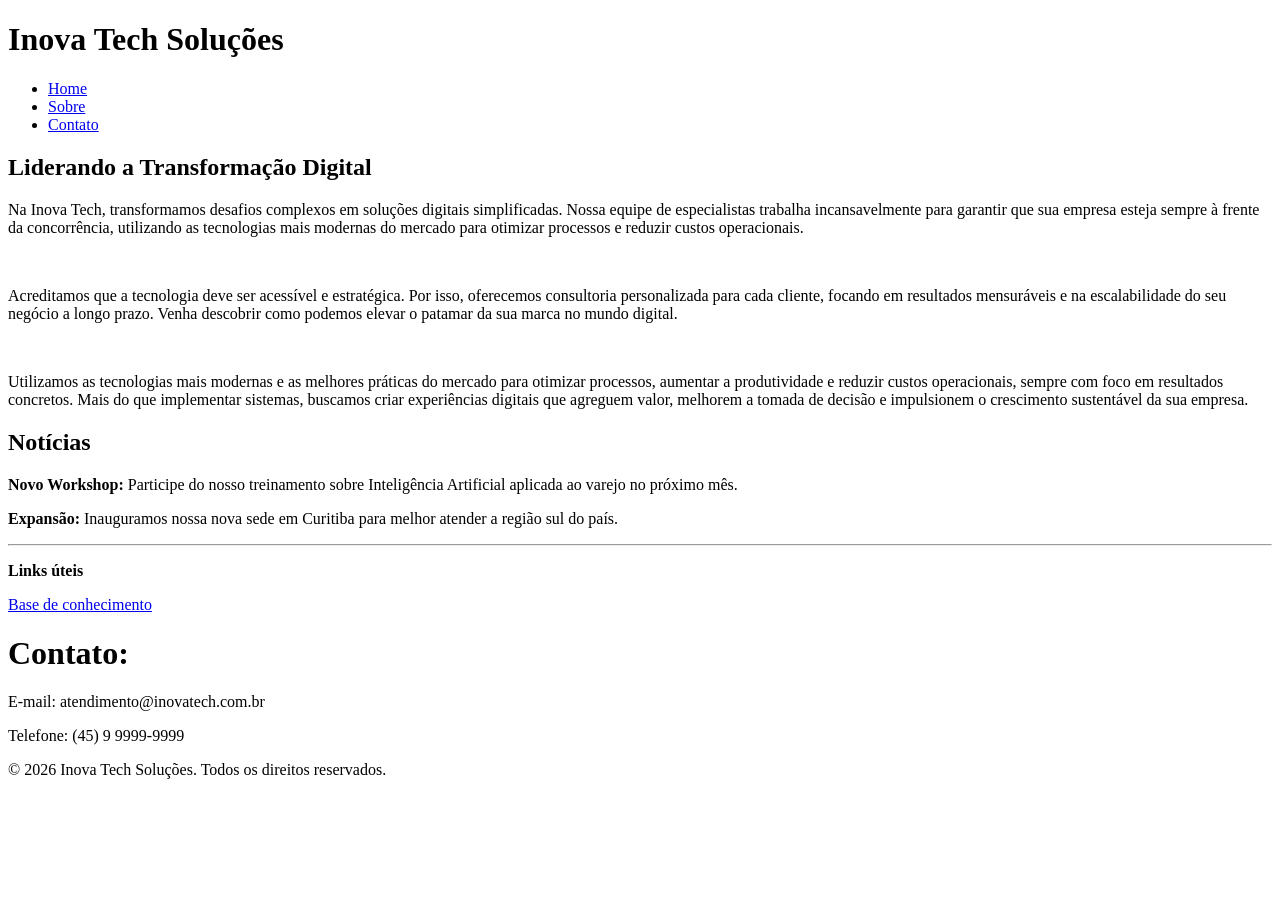
<file: atv2/exercicio 1/index.html>
<!DOCTYPE html>
<html lang="pt-br">

<head>
    <meta charset="UTF-8">
    <meta name="viewport" content="width=device-width, initial-scale=1.0">
    <!-- <link rel="stylesheet" href="index.css"> -->
    <title>Inova Tech - Soluções Digitais</title>
</head>

<body>
    <header>
        <h1 class="nome-empresa">Inova Tech Soluções</h1>
        <nav>
            <ul>
                <li><a href="#">Home</a></li>
                <li><a href="#">Sobre</a></li>
                <li><a href="#">Contato</a></li>

            </ul>
        </nav>
    </header>

    <main>
        <section>
            <h1>Liderando a Transformação Digital</h1>
            <p>Na Inova Tech, transformamos desafios complexos em soluções digitais simplificadas. Nossa equipe de
                especialistas trabalha incansavelmente para garantir que sua empresa esteja sempre à frente da
                concorrência, utilizando as tecnologias mais modernas do mercado para otimizar processos e reduzir
                custos operacionais.</p><br>
            <p>Acreditamos que a tecnologia deve ser acessível e estratégica. Por isso, oferecemos consultoria
                personalizada para cada cliente, focando em resultados mensuráveis e na escalabilidade do seu negócio a
                longo prazo. Venha descobrir como podemos elevar o patamar da sua marca no mundo digital.</p><br>
            <p>Utilizamos as tecnologias mais modernas e as melhores práticas do mercado para otimizar processos,
                aumentar a produtividade e reduzir custos operacionais, sempre com foco em resultados concretos. Mais do
                que implementar sistemas, buscamos criar experiências digitais que agreguem valor, melhorem a tomada de
                decisão e impulsionem o crescimento sustentável da sua empresa.</p>
        </section>

        <aside>
            <h1>Notícias</h1>
            <p><strong>Novo Workshop:</strong> Participe do nosso treinamento sobre Inteligência Artificial aplicada ao
                varejo no próximo mês.</p>

            <p><strong>Expansão:</strong> Inauguramos nossa nova sede em Curitiba para melhor atender a região sul do
                país.</p>
            <hr>
            <p class="links">
                <strong>Links úteis</strong>
            </p>
            <a href="#">Base de conhecimento</a>
        </aside>
    </main>

    <footer>
        <h1>Contato:</h1>
        <p>E-mail: atendimento@inovatech.com.br</p>
        <p>Telefone: (45) 9 9999-9999</p>
        <p>&copy; 2026 Inova Tech Soluções. Todos os direitos reservados.</p>
    </footer>
</body>

</html>
</file>
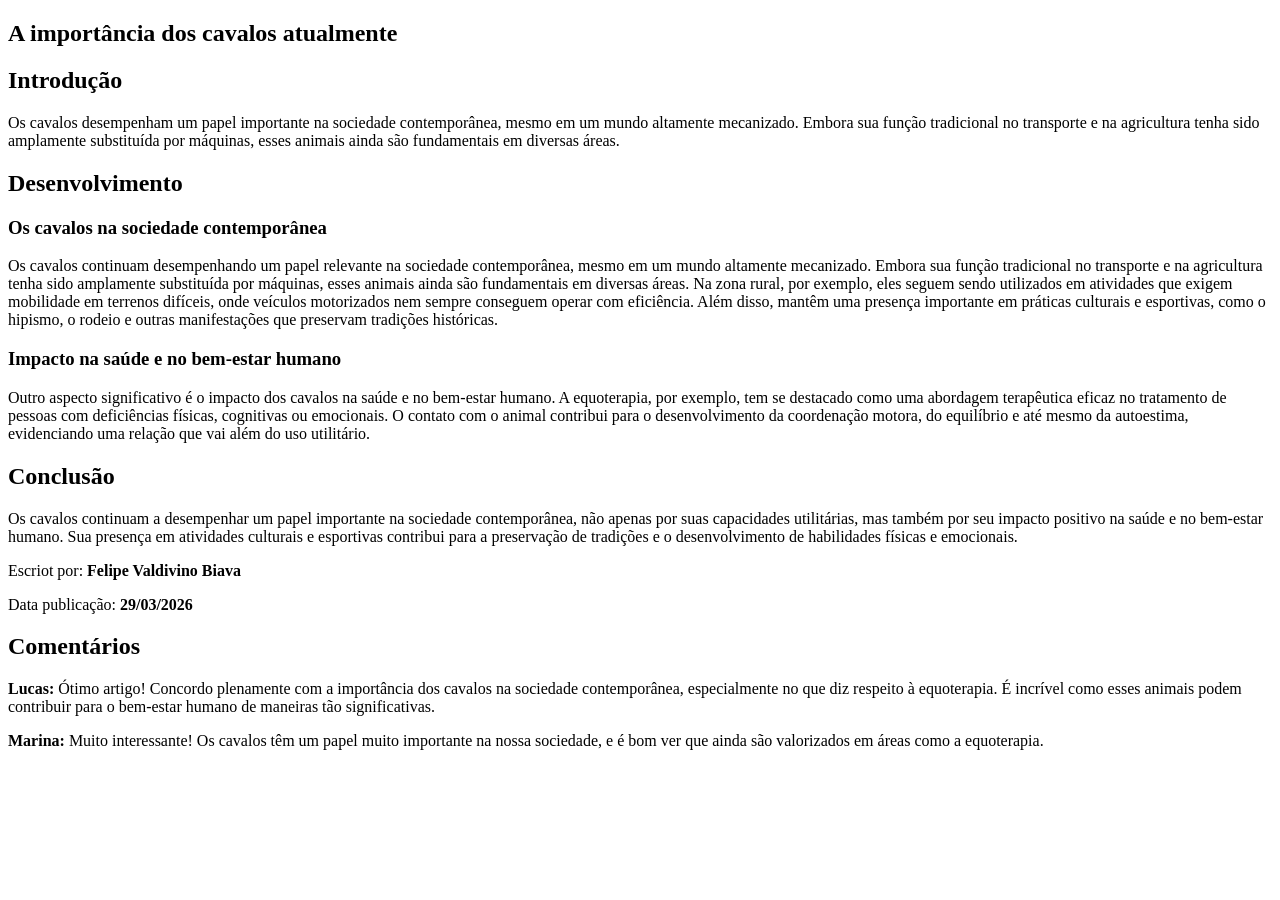
<file: atv2/exercicio 2/index.html>
<!DOCTYPE html>
<html lang="en">

<head>
    <meta charset="UTF-8">
    <meta name="viewport" content="width=device-width, initial-scale=1.0">
    <title>Artigo</title>
</head>

<body>

    <main>

        <article>
            <header>
                <h1>A importância dos cavalos atualmente</h1>

            </header>
            <section>
                <h2>Introdução</h2>
                <p>Os cavalos desempenham um papel importante na sociedade contemporânea, mesmo em um mundo altamente
                    mecanizado. Embora sua função tradicional no transporte e na agricultura tenha sido amplamente
                    substituída por máquinas, esses animais ainda são fundamentais em diversas áreas.</p>

            </section>

            <section>
                <h2>Desenvolvimento</h2>

                <h3>Os cavalos na sociedade contemporânea</h3>
                <p>Os cavalos continuam desempenhando um papel relevante na sociedade contemporânea, mesmo em um mundo
                    altamente mecanizado. Embora sua função tradicional no transporte e na agricultura tenha sido
                    amplamente substituída por máquinas, esses animais ainda são fundamentais em diversas áreas. Na zona
                    rural, por exemplo, eles seguem sendo utilizados em atividades que exigem mobilidade em terrenos
                    difíceis, onde veículos motorizados nem sempre conseguem operar com eficiência. Além disso, mantêm
                    uma presença importante em práticas culturais e esportivas, como o hipismo, o rodeio e outras
                    manifestações que preservam tradições históricas.</p>

                <h3>Impacto na saúde e no bem-estar humano</h3>
                <p>Outro aspecto significativo é o impacto dos cavalos na saúde e no bem-estar humano. A equoterapia,
                    por exemplo, tem se destacado como uma abordagem terapêutica eficaz no tratamento de pessoas com
                    deficiências físicas, cognitivas ou emocionais. O contato com o animal contribui para o
                    desenvolvimento da coordenação motora, do equilíbrio e até mesmo da autoestima, evidenciando uma
                    relação que vai além do uso utilitário.</p>


            </section>

            <section>
                <h2>Conclusão</h2>
                <p>Os cavalos continuam a desempenhar um papel importante na sociedade contemporânea, não apenas por
                    suas capacidades utilitárias, mas também por seu impacto positivo na saúde e no bem-estar humano.
                    Sua presença em atividades culturais e esportivas contribui para a preservação de tradições e o
                    desenvolvimento de habilidades físicas e emocionais.</p>

            </section>

            <footer>
                <p>Escriot por: <strong>Felipe Valdivino Biava</strong></p>
                <p>Data publicação: <strong><time datetime="2026-03-29">29/03/2026</time></strong></p>

            </footer>
        </article>

        <section>
            <h2>Comentários</h2>
            <article>
                <p><strong>Lucas:</strong> Ótimo artigo! Concordo plenamente com a importância dos cavalos na sociedade
                    contemporânea, especialmente no que diz respeito à equoterapia. É incrível como esses animais podem
                    contribuir para o bem-estar humano de maneiras tão significativas.</p>
            </article>
            <article>
                <p><strong>Marina:</strong> Muito interessante! Os cavalos têm um papel muito importante na nossa
                    sociedade, e é bom ver que ainda são valorizados em áreas como a equoterapia.</p>
            </article>
        </section>


    </main>


</body>

</html>
</file>
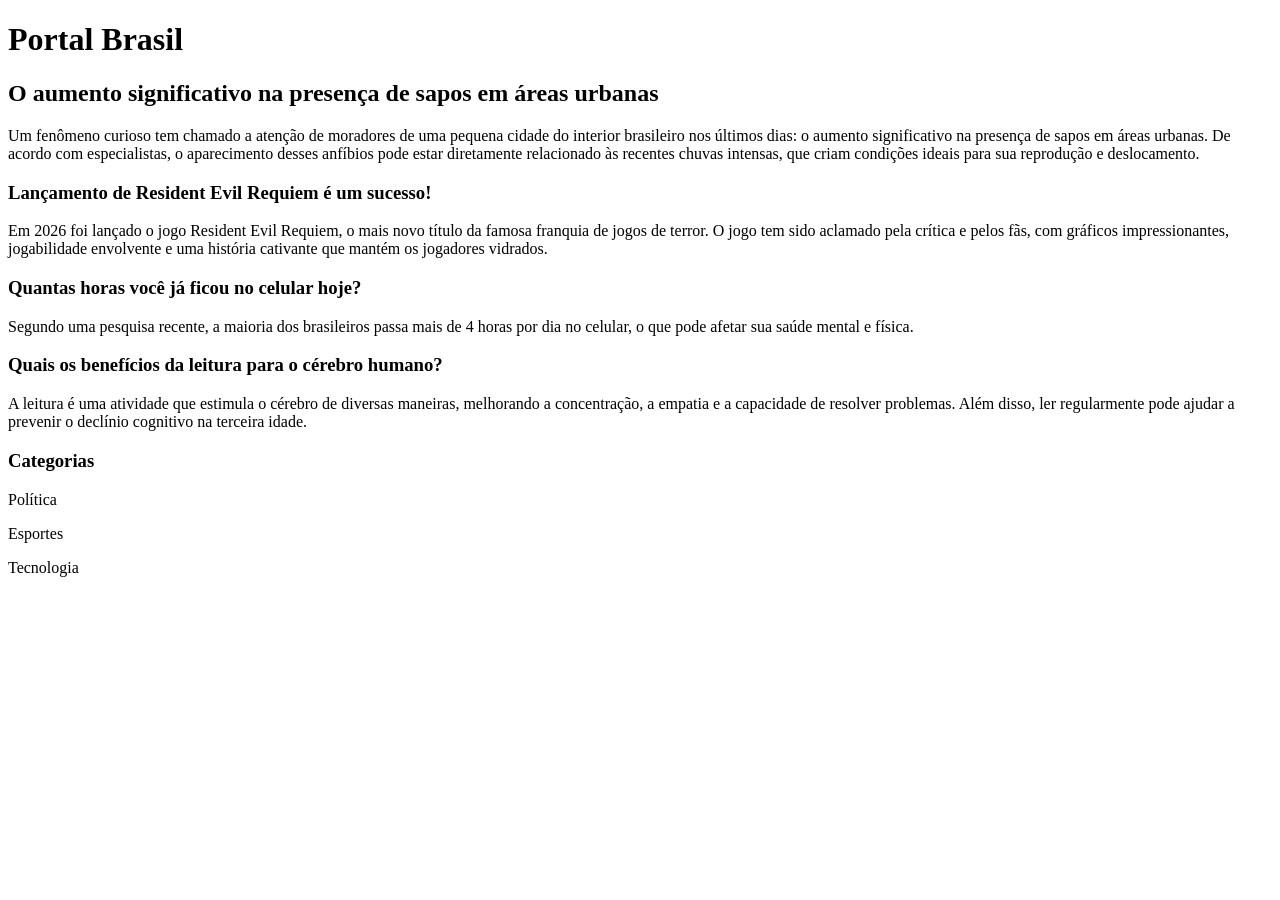
<file: atv2/exercicio 3/index.html>
<!DOCTYPE html>
<html lang="en">

<head>
    <meta charset="UTF-8">
    <meta name="viewport" content="width=device-width, initial-scale=1.0">
    <title>Notícias</title>
</head>

<body>
    <main>
        <header>
            <h1>Portal Brasil</h1>
        </header>

        <article>
            <h2>O aumento significativo na presença de sapos em áreas urbanas</h2>
            <p>Um fenômeno curioso tem chamado a atenção de moradores de uma pequena cidade do interior brasileiro nos
                últimos dias: o aumento significativo na presença de sapos em áreas urbanas. De acordo com
                especialistas, o aparecimento desses anfíbios pode estar diretamente relacionado às recentes chuvas
                intensas, que criam condições ideais para sua reprodução e deslocamento.
            </p>


        </article>
        <article>
            <h3>Lançamento de Resident Evil Requiem é um sucesso!</h3>
            <p>Em 2026 foi lançado o jogo Resident Evil Requiem, o mais novo título da famosa franquia de jogos de
                terror. O jogo tem sido
                aclamado pela crítica e pelos fãs, com gráficos impressionantes, jogabilidade envolvente e uma
                história cativante que mantém os jogadores vidrados.
            </p>

            <h3>Quantas horas você já ficou no celular hoje?</h3>
            <p>Segundo uma pesquisa recente, a maioria dos brasileiros passa mais de 4 horas por dia no celular, o que
                pode afetar sua saúde mental e física.
            </p>

            <h3>Quais os benefícios da leitura para o cérebro humano?</h3>
            <p>A leitura é uma atividade que estimula o cérebro de diversas maneiras, melhorando a concentração, a
                empatia e a capacidade de resolver problemas. Além disso, ler regularmente pode ajudar a prevenir o
                declínio cognitivo na terceira idade.
            </p>
        </article>
        <aside>
            <h3>Categorias</h3>
            <p>Política</p>
            <p>Esportes</p>
            <p>Tecnologia</p>
        </aside>
    </main>
</body>

</html>
</file>
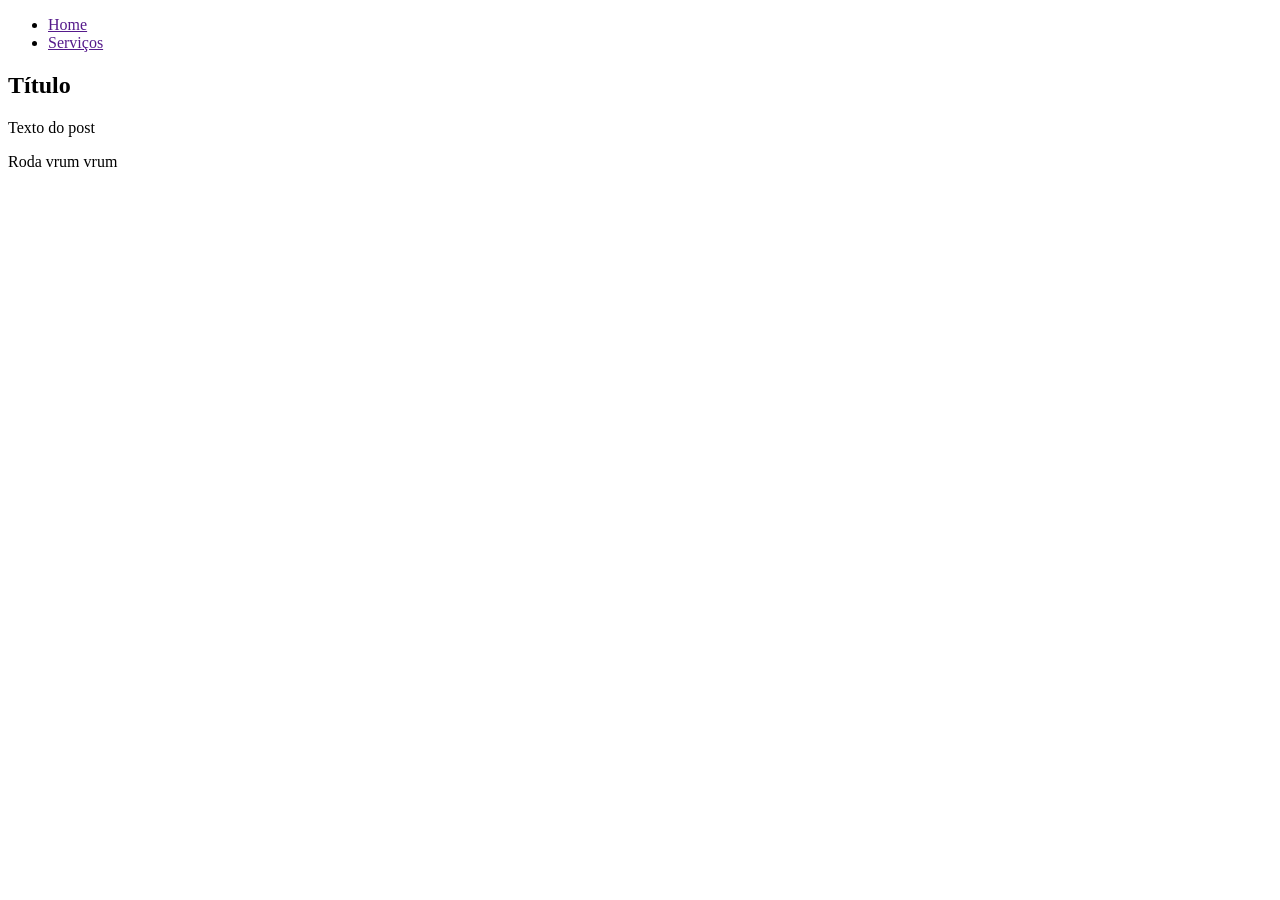
<file: atv2/exercicio 4/index.html>
<!DOCTYPE html>
<html lang="en">

<head>
    <meta charset="UTF-8">
    <meta name="viewport" content="width=device-width, initial-scale=1.0">
    <title>Document</title>
</head>

<body>
    <header>
        <ul>
            <li>
                <a href="">Home</a>
            </li>
            <li>
                <a href="">Serviços</a>
            </li>
        </ul>
    </header>

    <section>
        <h1>Título</h1>
        <p>Texto do post</p>
    </section>

    <footer>
        <p>Roda vrum vrum</p>
    </footer>

    <main>

    </main>

</body>

</html>
</file>
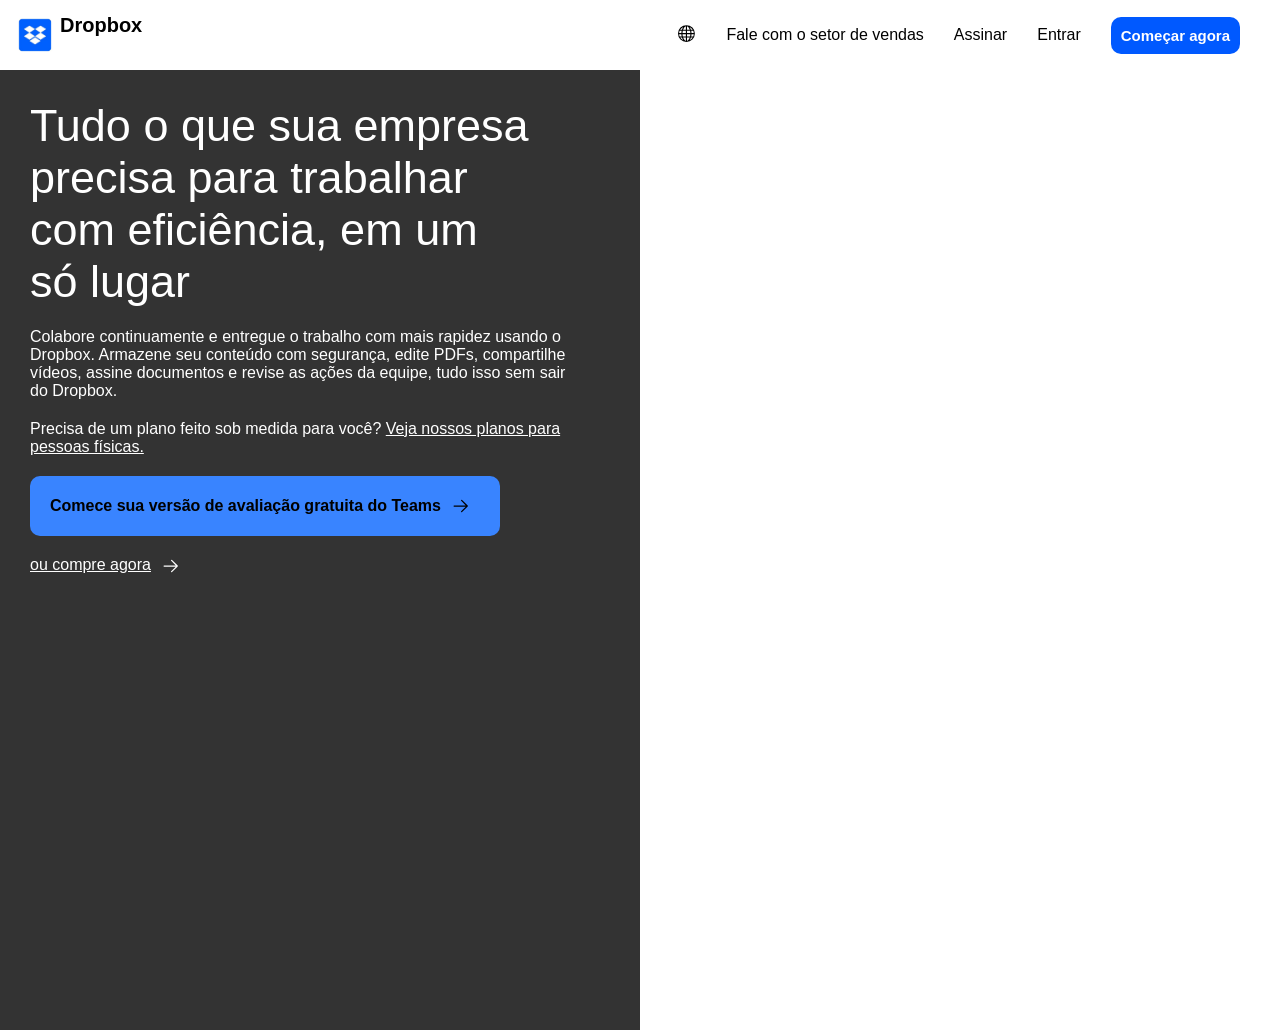
<file: Criação de layouts usando flexbox/dropbox/index.html>
<!DOCTYPE html>
<html lang="en">

<head>
    <meta charset="UTF-8">
    <meta name="viewport" content="width=device-width, initial-scale=1.0">
    <link rel="stylesheet" href="css/header.css">
    <link rel="stylesheet" href="css/global.css">
    <link rel="stylesheet" href="css/section.css">

    <title>Dropbox</title>

</head>

<body>
    <header>
        <nav>
            <div class="logo-texto">
                <img src="img/logo.png" alt="logo" class="logo">
                <h1 class="h1-logo">Dropbox</h1>
            </div>
            <ul>
                <li><svg xmlns="http://www.w3.org/2000/svg" width="18" height="18" viewBox="0 0 16 16">
                        <path fill="currentColor"
                            d="M7.5 1a7.5 7.5 0 1 0 0 15a7.5 7.5 0 0 0 0-15m4.244 10c.134-.632.219-1.303.246-2h1.991a6.4 6.4 0 0 1-.479 2zM3.256 6a12 12 0 0 0-.246 2H1.019a6.4 6.4 0 0 1 .479-2zm7.463 0c.15.64.241 1.31.27 2H8V6zM8 5V2.073q.343.1.675.334c.415.293.813.744 1.149 1.304q.35.583.601 1.289H7.999zM5.176 3.711c.336-.561.734-1.012 1.149-1.304q.333-.234.675-.334V5H4.574a7.3 7.3 0 0 1 .601-1.289zM7 6v2H4.011c.029-.69.12-1.36.27-2zm-5.502 5a6.4 6.4 0 0 1-.479-2H3.01c.028.697.112 1.368.246 2zm2.513-2H7v2H4.281c-.15-.64-.241-1.31-.27-2M7 12v2.927a2.3 2.3 0 0 1-.675-.334c-.415-.293-.813-.744-1.149-1.304A7.2 7.2 0 0 1 4.574 12zm2.825 1.289c-.336.561-.734 1.012-1.149 1.304a2.3 2.3 0 0 1-.675.334V12h2.426q-.252.706-.602 1.289M8 11V9h2.989c-.029.69-.12 1.36-.27 2zm3.99-3a12 12 0 0 0-.246-2h1.758c.267.639.427 1.309.479 2zm.989-3h-1.498c-.291-.918-.693-1.723-1.177-2.366a6.5 6.5 0 0 1 1.792 1.27q.504.505.883 1.096M2.904 3.904a6.5 6.5 0 0 1 1.792-1.27C4.213 3.277 3.81 4.082 3.519 5H2.021q.378-.592.883-1.096M2.021 12h1.498c.291.918.693 1.723 1.177 2.366a6.5 6.5 0 0 1-1.792-1.27A6.5 6.5 0 0 1 2.021 12m10.075 1.096a6.5 6.5 0 0 1-1.792 1.27c.483-.643.886-1.448 1.177-2.366h1.498a6.5 6.5 0 0 1-.883 1.096" />
                    </svg></li>
                <li>Fale com o setor de vendas</li>
                <li>Assinar</li>
                <li>Entrar</li>
                <li><button class="comecar-agora">Começar agora</button></li>
            </ul>

        </nav>
    </header>
    <main>
        <section class="section1">
            <div class="section1-texto">
                <h1>
                    Tudo o que sua empresa precisa para trabalhar com eficiência, em um só lugar
                </h1>
            </div>
            <div class="section1-paragrafo">
                <p>Colabore continuamente e entregue o trabalho com mais rapidez usando o Dropbox. Armazene seu conteúdo
                    com
                    segurança, edite PDFs, compartilhe vídeos, assine documentos e revise as ações da equipe, tudo isso
                    sem
                    sair do Dropbox.</p>

                <p class="segundo-paragrafo">Precisa de um plano feito sob medida para você? <span>Veja nossos planos
                        para pessoas físicas.</span>
                </p>
            </div>

            <div class="terceiro-paragrafo">
                <p class="botao-azul">Comece sua versão de avaliação gratuita do Teams </p><svg
                    xmlns="http://www.w3.org/2000/svg" width="20" height="20" viewBox="0 0 1024 1024">
                    <path fill="currentColor"
                        d="M754.8 480H160a32 32 0 1 0 0 64h594.8L521.3 777.3a32 32 0 0 0 45.4 45.4l288-288a32 32 0 0 0 0-45.4l-288-288a32 32 0 1 0-45.4 45.4z" />
                </svg>
            </div>

            <div class="quarto-paragrafo">
                <span>ou compre agora</span><svg xmlns="http://www.w3.org/2000/svg" width="20" height="20"
                    viewBox="0 0 1024 1024">
                    <path fill="currentColor"
                        d="M754.8 480H160a32 32 0 1 0 0 64h594.8L521.3 777.3a32 32 0 0 0 45.4 45.4l288-288a32 32 0 0 0 0-45.4l-288-288a32 32 0 1 0-45.4 45.4z" />
                </svg>
            </div>

        </section>

        <section class="section2">
            <video src="video/section2.mp4" class="video-dropbox" autoplay muted loop></video>
        </section>
    </main>
</body>

</html>
</file>
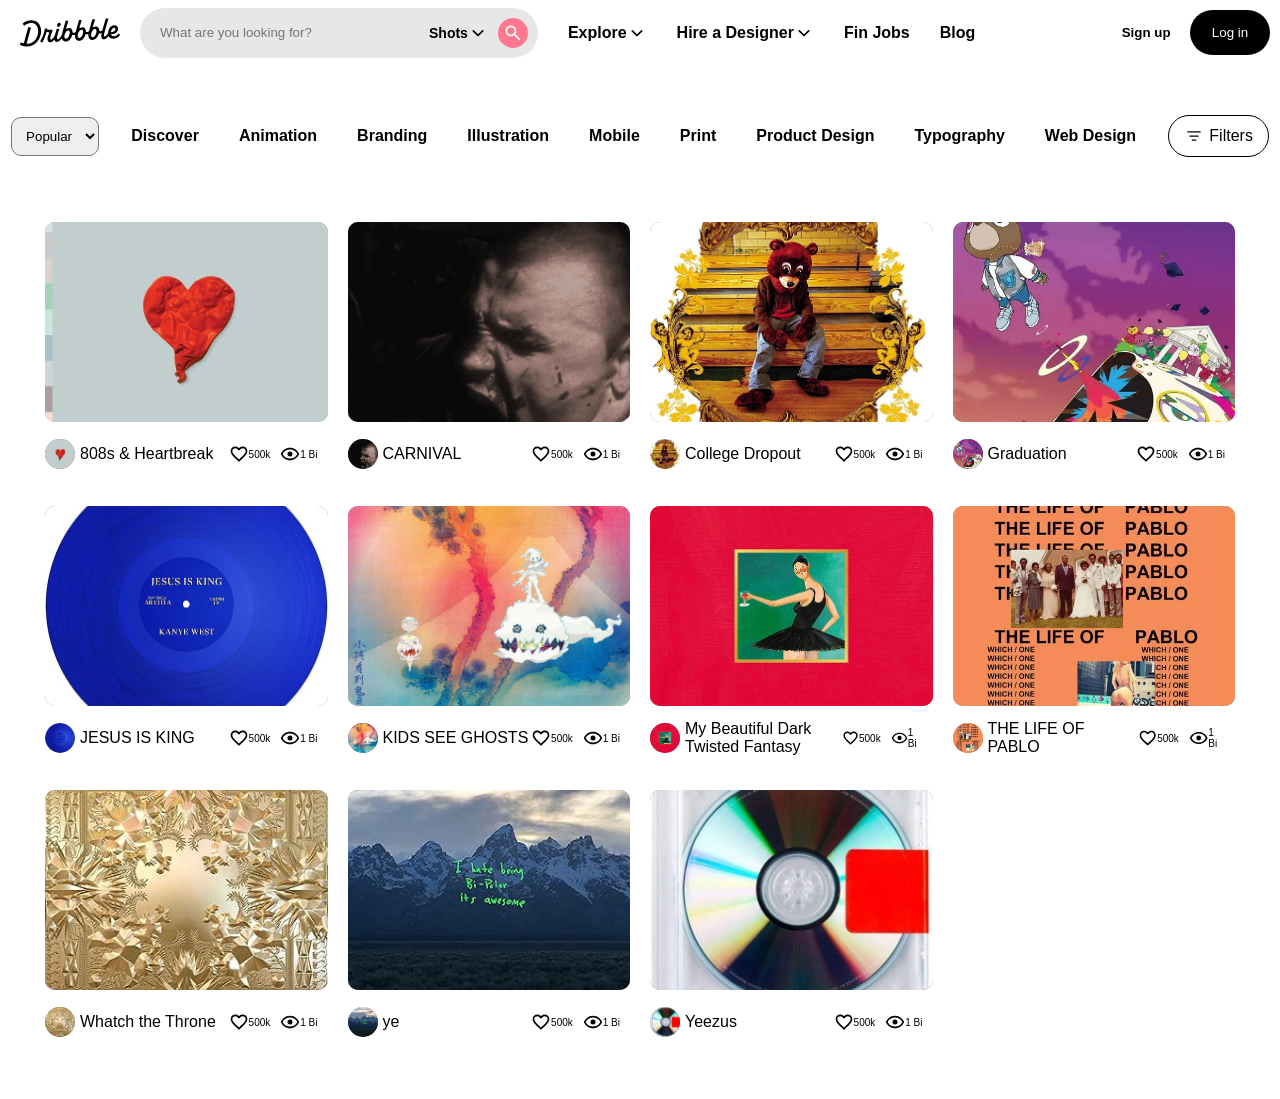
<file: Criação de layouts usando flexbox/Dribble/src/index.html>
<!DOCTYPE html>
<html lang="en">

<head>
    <meta charset="UTF-8">
    <meta name="viewport" content="width=device-width, initial-scale=1.0">
    <link rel="stylesheet" href="../css/header.css">
    <link rel="stylesheet" href="../css/global.css">
    <link rel="stylesheet" href="../css/section1.css">
    <link rel="stylesheet" href="../css/section2.css">

    <title>Dribble</title>
</head>

<body>
    <header>
        <nav>
            <ul>
                <svg class="logo" xmlns="http://www.w3.org/2000/svg" width="100" height="59" viewBox="0 0 210 59"
                    fill="none">
                    <title>Dribbble: the community for graphic design</title>
                    <path fill-rule="evenodd" clip-rule="evenodd"
                        d="M206.622 31.928C207.065 31.4116 207.85 31.4352 208.253 31.986H208.25L209.784 34.0834C210.075 34.4864 210.073 35.0425 209.769 35.4349C207.106 38.8893 202.44 42.2143 196.81 42.5359C192.366 42.7887 188.701 41.1051 186.706 37.9221C186.311 37.2925 185.44 37.2557 184.997 37.8511C182.63 41.0286 179.766 43.5134 176.782 43.6845C171.467 43.9876 169.966 40.4228 171.28 32.563C171.412 31.7805 170.726 31.1192 169.987 31.3141C168.885 31.6065 167.715 31.7356 166.528 31.633C166.034 31.5907 165.571 31.8912 165.422 32.3811C163.455 38.8418 158.774 44.8518 152.715 45.1997C148.847 45.421 143.069 43.205 143.647 33.9462C143.695 33.1927 143.019 32.5999 142.323 32.8106C141.11 33.1795 139.804 33.3534 138.474 33.2401C137.981 33.1979 137.52 33.4983 137.371 33.9885C135.404 40.449 130.723 46.4592 124.664 46.8068C120.796 47.0282 115.018 44.8124 115.596 35.5536C115.644 34.7998 114.968 34.207 114.272 34.418C113.059 34.7869 111.753 34.9634 110.423 34.8473C109.93 34.8053 109.469 35.1057 109.32 35.5956C107.352 42.0564 102.672 48.0664 96.6132 48.4142C93.8613 48.5723 90.1398 47.4945 88.4308 43.5264C88.1016 42.7599 87.1144 42.6438 86.6257 43.3105C84.2334 46.5751 81.3193 49.152 78.2762 49.3259C75.1571 49.505 73.4509 48.2535 72.7091 46.0216C72.4458 45.2339 71.4609 45.0467 70.9293 45.6712C68.8002 48.1744 66.3749 50.0082 63.9216 50.1479C60.1393 50.3666 57.9619 47.563 57.7823 44.1667C57.5747 40.204 59.2887 35.564 61.2025 30.4999C61.4684 29.7964 60.9873 29.0348 60.2608 29.0032C59.157 28.956 57.8963 28.8399 56.7113 28.6185C56.1771 28.5159 55.6583 28.8479 55.5063 29.3907C53.243 37.4716 49.7771 45.392 46.8529 50.074C46.5263 50.5984 45.8505 50.7381 45.3593 50.377L43.1264 48.7331C42.6682 48.393 42.5441 47.7397 42.8504 47.247C47.0759 40.478 50.8278 29.8807 52.1215 22.0421C52.2025 21.5415 52.61 21.17 53.0986 21.141L56.0683 20.9697C56.7493 20.9302 57.2861 21.5652 57.162 22.2634L57.1493 22.3372C57.0379 22.959 57.4532 23.5439 58.0532 23.6257C60.7164 23.992 64.6963 24.0366 67.3975 23.9313C68.157 23.9023 68.6938 24.6875 68.4178 25.4226C66.2507 31.1876 63.3469 39.1765 63.5139 42.3382C63.5899 43.7662 64.2204 44.5462 65.3291 44.4829C67.4508 44.3619 70.7141 40.0959 73.1876 35.3455C73.2331 35.261 73.2659 35.169 73.2862 35.0741C74.1196 31.3543 75.3565 27.2068 76.6061 23.0163L76.6837 22.7561C76.8128 22.3188 77.1901 22.0131 77.6306 21.9868L81.1876 21.7839C81.9219 21.7417 82.4712 22.4795 82.2485 23.2093C82.0654 23.8112 81.883 24.409 81.7023 25.0014C78.5723 35.2603 75.9438 43.8759 79.4838 43.6742C81.7978 43.5422 85.0764 39.6164 87.8966 34.0279C87.9421 33.9356 87.9751 33.8381 87.9954 33.7355C88.1372 33.0055 88.3092 32.2416 88.5195 31.4432C90.1639 24.8753 92.0286 18.3691 93.8955 11.855C94.4717 9.8446 95.0481 7.83341 95.6182 5.81945C95.7449 5.37417 96.1245 5.06062 96.57 5.03426L100.221 4.82611C100.963 4.78396 101.512 5.52962 101.279 6.26474C99.8208 10.8388 98.2967 15.7106 96.8487 20.4006C96.5448 21.3887 97.603 22.2107 98.4386 21.6416C99.8791 20.6562 101.545 20.0027 103.158 19.9105C107.267 19.676 110.064 23.0565 110.332 28.1496C110.347 28.4184 110.363 28.7082 110.37 29.0032C110.385 29.5673 110.808 30.023 111.348 30.0704C113.282 30.2417 115.259 29.6673 116.786 28.3051C116.943 28.1654 117.049 27.9757 117.102 27.7701C118.616 21.8916 120.287 16.0568 121.959 10.2147C122.532 8.21455 123.105 6.21353 123.672 4.20956C123.798 3.76427 124.178 3.45072 124.624 3.42438L128.274 3.21623C129.016 3.17408 129.566 3.91972 129.333 4.65484C127.874 9.22892 126.35 14.1007 124.902 18.7907C124.598 19.7788 125.657 20.6008 126.492 20.0317C127.933 19.0463 129.599 18.3929 131.211 18.3006C135.32 18.0662 138.117 21.4466 138.386 26.5399C138.401 26.8084 138.416 27.0985 138.424 27.3935C138.436 27.9573 138.862 28.4132 139.401 28.4607C141.335 28.6318 143.312 28.0573 144.839 26.6951C144.996 26.5557 145.102 26.3659 145.156 26.1604C146.67 20.2818 148.34 14.4471 150.013 8.6051C150.586 6.60484 151.158 4.60372 151.725 2.59968C151.852 2.15439 152.232 1.84085 152.677 1.8145L156.328 1.60635C157.07 1.56419 157.619 2.30985 157.386 3.04497C155.928 7.61902 154.404 12.4908 152.956 17.1808C152.652 18.1689 153.71 18.991 154.546 18.4219C155.986 17.4364 157.652 16.783 159.265 16.6908C163.374 16.4563 166.171 19.8367 166.44 24.9299C166.455 25.2013 166.47 25.4885 166.477 25.7835C166.493 26.3447 166.913 26.8032 167.452 26.8507C169.323 27.0166 171.237 26.4844 172.741 25.2171C172.908 25.0774 173.024 24.8798 173.08 24.6637C174.804 18.0187 177.336 9.31324 179.777 0.981894C179.906 0.541877 180.285 0.236236 180.726 0.209888L184.344 0.0017367C185.078 -0.0404207 185.627 0.692063 185.407 1.42191C182.047 12.5778 179.308 22.3372 177.797 28.0944C175.789 35.9039 175.711 38.1567 177.994 38.025C179.911 37.9143 182.493 35.1952 184.928 31.0847C185.025 30.924 185.075 30.7397 185.083 30.5526C185.402 22.324 190.447 14.8385 197.946 14.409C202.969 14.1218 205.721 17.916 205.918 21.6495C206.293 28.7767 199.248 33.3324 192.42 32.9107C191.625 32.8606 191.047 33.7145 191.397 34.4574C192.351 36.4967 194.359 37.6352 197.787 37.4374C201.048 37.2531 204.468 34.439 206.622 31.928ZM93.7548 33.9278C92.1345 40.4228 94.1017 42.9652 96.646 42.8203C100.823 42.5805 104.864 34.9263 104.553 29.019C104.416 26.4396 102.907 25.0958 101.145 25.1961C98.2106 25.3646 95.0512 28.745 93.7548 33.9278ZM121.808 32.3207C120.188 38.8154 122.155 41.3581 124.7 41.2131H124.697C128.874 40.9734 132.917 33.3192 132.606 27.4119C132.472 24.8324 130.96 23.4886 129.198 23.5887C126.264 23.7574 123.105 27.1379 121.808 32.3207ZM149.862 30.7133C148.242 37.2082 150.209 39.7509 152.753 39.606H152.751C156.925 39.3662 160.971 31.712 160.66 25.8047C160.525 23.2251 159.014 21.8814 157.252 21.9815C154.318 22.1501 151.158 25.5307 149.862 30.7133ZM200.584 22.2239C200.559 20.5218 199.513 19.2887 197.817 19.3862H197.815C194.483 19.5785 191.875 23.1856 191.045 27.562C190.913 28.2577 191.422 28.9058 192.103 28.8899C196.407 28.7821 200.721 25.9416 200.584 22.2239ZM44.3525 25.3837C43.9171 12.1962 35.3423 3.49339 22.6712 3.94658C17.2307 4.19426 11.0052 6.25733 6.32164 9.9461C5.88113 10.2939 5.76719 10.9315 6.06593 11.4163L8.05331 14.6519C8.39254 15.2052 9.11407 15.3185 9.60776 14.9075C13.1724 11.9459 18.0383 10.0041 22.7193 9.79855C31.403 9.43757 37.7828 14.9971 38.1551 25.7367C38.6209 38.2417 30.2157 52.5461 16.7091 53.3207C16.2382 53.3471 15.7471 53.3577 15.2559 53.3577C14.5673 53.3577 14.0585 52.6858 14.2306 51.9901C16.8357 41.4744 19.8763 30.1974 22.9776 19.7029C23.1928 18.973 22.6459 18.2458 21.9143 18.288L17.9648 18.5146C17.5218 18.5409 17.142 18.8492 17.0129 19.2918C14.0331 29.6045 11.0508 40.7895 8.36723 51.284C8.21279 51.89 7.59761 52.2379 7.02544 52.0427C5.62543 51.566 4.34693 51.0232 3.2583 50.3881C2.73677 50.0825 2.07601 50.2987 1.80765 50.8571L0.11142 54.4037C-0.139216 54.9281 0.0455967 55.5709 0.539275 55.8527C4.38489 58.0345 10.223 59.2806 16.0914 58.9462C35.4032 57.8393 44.864 40.0015 44.3525 25.3889V25.3837ZM82.3044 9.18082C79.955 9.31518 77.8713 11.9553 78.0183 14.7377C78.1143 16.5715 79.2917 17.7967 81.1195 17.694C83.4689 17.5596 85.6106 14.7798 85.4714 12.1318C85.3754 10.298 84.0005 9.08333 82.3044 9.18082Z"
                        fill="currentColor"></path>
                </svg>
                <li class="barra-pesquisa">
                    <div class="pesquisa">
                        <input type="text" placeholder="What are you looking for?">
                        <div class="shots">
                            <p>Shots</p>
                            <svg xmlns="http://www.w3.org/2000/svg" width="20" height="20" viewBox="0 0 24 24">
                                <g fill="none" fill-rule="evenodd">
                                    <path
                                        d="M24 0v24H0V0zM12.593 23.258l-.011.002l-.071.035l-.02.004l-.014-.004l-.071-.035q-.016-.005-.024.005l-.004.01l-.017.428l.005.02l.01.013l.104.074l.015.004l.012-.004l.104-.074l.012-.016l.004-.017l-.017-.427q-.004-.016-.017-.018m.265-.113l-.013.002l-.185.093l-.01.01l-.003.011l.018.43l.005.012l.008.007l.201.093q.019.005.029-.008l.004-.014l-.034-.614q-.005-.019-.02-.022m-.715.002a.02.02 0 0 0-.027.006l-.006.014l-.034.614q.001.018.017.024l.015-.002l.201-.093l.01-.008l.004-.011l.017-.43l-.003-.012l-.01-.01z" />
                                    <path fill="currentColor"
                                        d="M12.707 15.707a1 1 0 0 1-1.414 0L5.636 10.05A1 1 0 1 1 7.05 8.636l4.95 4.95l4.95-4.95a1 1 0 0 1 1.414 1.414z" />
                                </g>
                            </svg>
                        </div>
                        <svg class="lupa" xmlns="http://www.w3.org/2000/svg" width="20" height="20" viewBox="0 0 24 24">
                            <path fill="currentColor"
                                d="m19.6 21l-6.3-6.3q-.75.6-1.725.95T9.5 16q-2.725 0-4.612-1.888T3 9.5t1.888-4.612T9.5 3t4.613 1.888T16 9.5q0 1.1-.35 2.075T14.7 13.3l6.3 6.3zM9.5 14q1.875 0 3.188-1.312T14 9.5t-1.312-3.187T9.5 5T6.313 6.313T5 9.5t1.313 3.188T9.5 14" />
                        </svg>
                    </div>
                </li>
                <li>Explore <svg xmlns="http://www.w3.org/2000/svg" width="20" height="20" viewBox="0 0 24 24">
                        <g fill="none" fill-rule="evenodd">
                            <path
                                d="M24 0v24H0V0zM12.593 23.258l-.011.002l-.071.035l-.02.004l-.014-.004l-.071-.035q-.016-.005-.024.005l-.004.01l-.017.428l.005.02l.01.013l.104.074l.015.004l.012-.004l.104-.074l.012-.016l.004-.017l-.017-.427q-.004-.016-.017-.018m.265-.113l-.013.002l-.185.093l-.01.01l-.003.011l.018.43l.005.012l.008.007l.201.093q.019.005.029-.008l.004-.014l-.034-.614q-.005-.019-.02-.022m-.715.002a.02.02 0 0 0-.027.006l-.006.014l-.034.614q.001.018.017.024l.015-.002l.201-.093l.01-.008l.004-.011l.017-.43l-.003-.012l-.01-.01z" />
                            <path fill="currentColor"
                                d="M12.707 15.707a1 1 0 0 1-1.414 0L5.636 10.05A1 1 0 1 1 7.05 8.636l4.95 4.95l4.95-4.95a1 1 0 0 1 1.414 1.414z" />
                        </g>
                    </svg></li>

                <li>Hire a Designer <svg xmlns="http://www.w3.org/2000/svg" width="20" height="20" viewBox="0 0 24 24">
                        <g fill="none" fill-rule="evenodd">
                            <path
                                d="M24 0v24H0V0zM12.593 23.258l-.011.002l-.071.035l-.02.004l-.014-.004l-.071-.035q-.016-.005-.024.005l-.004.01l-.017.428l.005.02l.01.013l.104.074l.015.004l.012-.004l.104-.074l.012-.016l.004-.017l-.017-.427q-.004-.016-.017-.018m.265-.113l-.013.002l-.185.093l-.01.01l-.003.011l.018.43l.005.012l.008.007l.201.093q.019.005.029-.008l.004-.014l-.034-.614q-.005-.019-.02-.022m-.715.002a.02.02 0 0 0-.027.006l-.006.014l-.034.614q.001.018.017.024l.015-.002l.201-.093l.01-.008l.004-.011l.017-.43l-.003-.012l-.01-.01z" />
                            <path fill="currentColor"
                                d="M12.707 15.707a1 1 0 0 1-1.414 0L5.636 10.05A1 1 0 1 1 7.05 8.636l4.95 4.95l4.95-4.95a1 1 0 0 1 1.414 1.414z" />
                        </g>
                    </svg></li>
                <li>Fin Jobs</li>
                <li>Blog</li>
            </ul>
            <div class="header-botoes">
                <button class="sign">Sign up</button>
                <button class="log">Log in</button>
            </div>
        </nav>
    </header>
    <main>
        <section class="section1">
            <ul>
                <li>
                    <select id="opcoes">
                        <option>Popular</option>
                    </select>
                </li>

                <li class="menu-centro">
                    <span>Discover</span>
                    <span>Animation</span>
                    <span>Branding</span>
                    <span>Illustration</span>
                    <span>Mobile</span>
                    <span>Print</span>
                    <span>Product Design</span>
                    <span>Typography</span>
                    <span>Web Design</span>
                </li>

                <li class="li-filtros">
                    <svg xmlns="http://www.w3.org/2000/svg" width="20" height="20" viewBox="0 0 24 24">
                        <path fill="none" stroke="currentColor" stroke-linecap="round" stroke-linejoin="round"
                            stroke-width="1.5" d="M4.5 7h15M7 12h10m-7 5h4" />
                    </svg>
                    <p>Filters</p>
                </li>
            </ul>
        </section>

        <section class="section2">
            <div class="card-principal">
                <div class="card">
                    <img src="../img/808s & Heartbreak.jpg" alt="">
                </div>
                <div class="parte-de-baixo-do-card">
                    <div class="bolinha-e-texto">
                        <div class="bolinha">
                            <img src="../img/808s & Heartbreak.jpg" alt="">
                        </div>
                        <p>808s & Heartbreak</p>
                    </div>
                    <div class="like-visualizacao">
                        <svg xmlns="http://www.w3.org/2000/svg" width="64" height="64" viewBox="0 0 24 24">
                            <path fill="currentColor"
                                d="m12.1 18.55l-.1.1l-.11-.1C7.14 14.24 4 11.39 4 8.5C4 6.5 5.5 5 7.5 5c1.54 0 3.04 1 3.57 2.36h1.86C13.46 6 14.96 5 16.5 5c2 0 3.5 1.5 3.5 3.5c0 2.89-3.14 5.74-7.9 10.05M16.5 3c-1.74 0-3.41.81-4.5 2.08C10.91 3.81 9.24 3 7.5 3C4.42 3 2 5.41 2 8.5c0 3.77 3.4 6.86 8.55 11.53L12 21.35l1.45-1.32C18.6 15.36 22 12.27 22 8.5C22 5.41 19.58 3 16.5 3" />
                        </svg>
                        <p>500k</p>
                        <svg xmlns="http://www.w3.org/2000/svg" width="64" height="64" viewBox="0 0 24 24">
                            <path fill="currentColor"
                                d="M12 9a3 3 0 0 1 3 3a3 3 0 0 1-3 3a3 3 0 0 1-3-3a3 3 0 0 1 3-3m0-4.5c5 0 9.27 3.11 11 7.5c-1.73 4.39-6 7.5-11 7.5S2.73 16.39 1 12c1.73-4.39 6-7.5 11-7.5M3.18 12a9.821 9.821 0 0 0 17.64 0a9.821 9.821 0 0 0-17.64 0" />
                        </svg>
                        <p>1 Bi</p>
                    </div>
                </div>
            </div>
            <div class="card-principal">
                <div class="card">
                    <img src="../img/CARNIVAL.png" alt="">
                </div>
                <div class="parte-de-baixo-do-card">
                    <div class="bolinha-e-texto">
                        <div class="bolinha">
                            <img src="../img/CARNIVAL.png" alt="">
                        </div>
                        <p>CARNIVAL</p>
                    </div>
                    <div class="like-visualizacao">
                        <svg xmlns="http://www.w3.org/2000/svg" width="64" height="64" viewBox="0 0 24 24">
                            <path fill="currentColor"
                                d="m12.1 18.55l-.1.1l-.11-.1C7.14 14.24 4 11.39 4 8.5C4 6.5 5.5 5 7.5 5c1.54 0 3.04 1 3.57 2.36h1.86C13.46 6 14.96 5 16.5 5c2 0 3.5 1.5 3.5 3.5c0 2.89-3.14 5.74-7.9 10.05M16.5 3c-1.74 0-3.41.81-4.5 2.08C10.91 3.81 9.24 3 7.5 3C4.42 3 2 5.41 2 8.5c0 3.77 3.4 6.86 8.55 11.53L12 21.35l1.45-1.32C18.6 15.36 22 12.27 22 8.5C22 5.41 19.58 3 16.5 3" />
                        </svg>
                        <p>500k</p>
                        <svg xmlns="http://www.w3.org/2000/svg" width="64" height="64" viewBox="0 0 24 24">
                            <path fill="currentColor"
                                d="M12 9a3 3 0 0 1 3 3a3 3 0 0 1-3 3a3 3 0 0 1-3-3a3 3 0 0 1 3-3m0-4.5c5 0 9.27 3.11 11 7.5c-1.73 4.39-6 7.5-11 7.5S2.73 16.39 1 12c1.73-4.39 6-7.5 11-7.5M3.18 12a9.821 9.821 0 0 0 17.64 0a9.821 9.821 0 0 0-17.64 0" />
                        </svg>
                        <p>1 Bi</p>
                    </div>
                </div>
            </div>
            <div class="card-principal">
                <div class="card">
                    <img src="../img/College Dropout.jpg" alt="">
                </div>
                <div class="parte-de-baixo-do-card">
                    <div class="bolinha-e-texto">
                        <div class="bolinha">
                            <img src="../img/College Dropout.jpg" alt="">
                        </div>
                        <p>College Dropout</p>
                    </div>
                    <div class="like-visualizacao">
                        <svg xmlns="http://www.w3.org/2000/svg" width="64" height="64" viewBox="0 0 24 24">
                            <path fill="currentColor"
                                d="m12.1 18.55l-.1.1l-.11-.1C7.14 14.24 4 11.39 4 8.5C4 6.5 5.5 5 7.5 5c1.54 0 3.04 1 3.57 2.36h1.86C13.46 6 14.96 5 16.5 5c2 0 3.5 1.5 3.5 3.5c0 2.89-3.14 5.74-7.9 10.05M16.5 3c-1.74 0-3.41.81-4.5 2.08C10.91 3.81 9.24 3 7.5 3C4.42 3 2 5.41 2 8.5c0 3.77 3.4 6.86 8.55 11.53L12 21.35l1.45-1.32C18.6 15.36 22 12.27 22 8.5C22 5.41 19.58 3 16.5 3" />
                        </svg>
                        <p>500k</p>
                        <svg xmlns="http://www.w3.org/2000/svg" width="64" height="64" viewBox="0 0 24 24">
                            <path fill="currentColor"
                                d="M12 9a3 3 0 0 1 3 3a3 3 0 0 1-3 3a3 3 0 0 1-3-3a3 3 0 0 1 3-3m0-4.5c5 0 9.27 3.11 11 7.5c-1.73 4.39-6 7.5-11 7.5S2.73 16.39 1 12c1.73-4.39 6-7.5 11-7.5M3.18 12a9.821 9.821 0 0 0 17.64 0a9.821 9.821 0 0 0-17.64 0" />
                        </svg>
                        <p>1 Bi</p>
                    </div>
                </div>
            </div>
            <div class="card-principal">
                <div class="card">
                    <img src="../img/Graduation.png" alt="">
                </div>
                <div class="parte-de-baixo-do-card">
                    <div class="bolinha-e-texto">
                        <div class="bolinha">
                            <img src="../img/Graduation.png" alt="">
                        </div>
                        <p>Graduation</p>
                    </div>
                    <div class="like-visualizacao">
                        <svg xmlns="http://www.w3.org/2000/svg" width="64" height="64" viewBox="0 0 24 24">
                            <path fill="currentColor"
                                d="m12.1 18.55l-.1.1l-.11-.1C7.14 14.24 4 11.39 4 8.5C4 6.5 5.5 5 7.5 5c1.54 0 3.04 1 3.57 2.36h1.86C13.46 6 14.96 5 16.5 5c2 0 3.5 1.5 3.5 3.5c0 2.89-3.14 5.74-7.9 10.05M16.5 3c-1.74 0-3.41.81-4.5 2.08C10.91 3.81 9.24 3 7.5 3C4.42 3 2 5.41 2 8.5c0 3.77 3.4 6.86 8.55 11.53L12 21.35l1.45-1.32C18.6 15.36 22 12.27 22 8.5C22 5.41 19.58 3 16.5 3" />
                        </svg>
                        <p>500k</p>
                        <svg xmlns="http://www.w3.org/2000/svg" width="64" height="64" viewBox="0 0 24 24">
                            <path fill="currentColor"
                                d="M12 9a3 3 0 0 1 3 3a3 3 0 0 1-3 3a3 3 0 0 1-3-3a3 3 0 0 1 3-3m0-4.5c5 0 9.27 3.11 11 7.5c-1.73 4.39-6 7.5-11 7.5S2.73 16.39 1 12c1.73-4.39 6-7.5 11-7.5M3.18 12a9.821 9.821 0 0 0 17.64 0a9.821 9.821 0 0 0-17.64 0" />
                        </svg>
                        <p>1 Bi</p>
                    </div>
                </div>
            </div>
            <div class="card-principal">
                <div class="card">
                    <img src="../img/JESUS IS KING.jpg" alt="">
                </div>
                <div class="parte-de-baixo-do-card">
                    <div class="bolinha-e-texto">
                        <div class="bolinha">
                            <img src="../img/JESUS IS KING.jpg" alt="">
                        </div>
                        <p>JESUS IS KING</p>
                    </div>
                    <div class="like-visualizacao">
                        <svg xmlns="http://www.w3.org/2000/svg" width="64" height="64" viewBox="0 0 24 24">
                            <path fill="currentColor"
                                d="m12.1 18.55l-.1.1l-.11-.1C7.14 14.24 4 11.39 4 8.5C4 6.5 5.5 5 7.5 5c1.54 0 3.04 1 3.57 2.36h1.86C13.46 6 14.96 5 16.5 5c2 0 3.5 1.5 3.5 3.5c0 2.89-3.14 5.74-7.9 10.05M16.5 3c-1.74 0-3.41.81-4.5 2.08C10.91 3.81 9.24 3 7.5 3C4.42 3 2 5.41 2 8.5c0 3.77 3.4 6.86 8.55 11.53L12 21.35l1.45-1.32C18.6 15.36 22 12.27 22 8.5C22 5.41 19.58 3 16.5 3" />
                        </svg>
                        <p>500k</p>
                        <svg xmlns="http://www.w3.org/2000/svg" width="64" height="64" viewBox="0 0 24 24">
                            <path fill="currentColor"
                                d="M12 9a3 3 0 0 1 3 3a3 3 0 0 1-3 3a3 3 0 0 1-3-3a3 3 0 0 1 3-3m0-4.5c5 0 9.27 3.11 11 7.5c-1.73 4.39-6 7.5-11 7.5S2.73 16.39 1 12c1.73-4.39 6-7.5 11-7.5M3.18 12a9.821 9.821 0 0 0 17.64 0a9.821 9.821 0 0 0-17.64 0" />
                        </svg>
                        <p>1 Bi</p>
                    </div>
                </div>
            </div>
            <div class="card-principal">
                <div class="card">
                    <img src="../img/KIDS SEE GHOSTS.jpg" alt="">
                </div>
                <div class="parte-de-baixo-do-card">
                    <div class="bolinha-e-texto">
                        <div class="bolinha">
                            <img src="../img/KIDS SEE GHOSTS.jpg" alt="">
                        </div>
                        <p>KIDS SEE GHOSTS</p>
                    </div>
                    <div class="like-visualizacao">
                        <svg xmlns="http://www.w3.org/2000/svg" width="64" height="64" viewBox="0 0 24 24">
                            <path fill="currentColor"
                                d="m12.1 18.55l-.1.1l-.11-.1C7.14 14.24 4 11.39 4 8.5C4 6.5 5.5 5 7.5 5c1.54 0 3.04 1 3.57 2.36h1.86C13.46 6 14.96 5 16.5 5c2 0 3.5 1.5 3.5 3.5c0 2.89-3.14 5.74-7.9 10.05M16.5 3c-1.74 0-3.41.81-4.5 2.08C10.91 3.81 9.24 3 7.5 3C4.42 3 2 5.41 2 8.5c0 3.77 3.4 6.86 8.55 11.53L12 21.35l1.45-1.32C18.6 15.36 22 12.27 22 8.5C22 5.41 19.58 3 16.5 3" />
                        </svg>
                        <p>500k</p>
                        <svg xmlns="http://www.w3.org/2000/svg" width="64" height="64" viewBox="0 0 24 24">
                            <path fill="currentColor"
                                d="M12 9a3 3 0 0 1 3 3a3 3 0 0 1-3 3a3 3 0 0 1-3-3a3 3 0 0 1 3-3m0-4.5c5 0 9.27 3.11 11 7.5c-1.73 4.39-6 7.5-11 7.5S2.73 16.39 1 12c1.73-4.39 6-7.5 11-7.5M3.18 12a9.821 9.821 0 0 0 17.64 0a9.821 9.821 0 0 0-17.64 0" />
                        </svg>
                        <p>1 Bi</p>
                    </div>
                </div>
            </div>
            <div class="card-principal">
                <div class="card">
                    <img src="../img/My Beautiful Dark Twisted Fantasy.jpg" alt="">
                </div>
                <div class="parte-de-baixo-do-card">
                    <div class="bolinha-e-texto">
                        <div class="bolinha">
                            <img src="../img/My Beautiful Dark Twisted Fantasy.jpg" alt="">
                        </div>
                        <p>My Beautiful Dark Twisted Fantasy</p>
                    </div>
                    <div class="like-visualizacao">
                        <svg xmlns="http://www.w3.org/2000/svg" width="64" height="64" viewBox="0 0 24 24">
                            <path fill="currentColor"
                                d="m12.1 18.55l-.1.1l-.11-.1C7.14 14.24 4 11.39 4 8.5C4 6.5 5.5 5 7.5 5c1.54 0 3.04 1 3.57 2.36h1.86C13.46 6 14.96 5 16.5 5c2 0 3.5 1.5 3.5 3.5c0 2.89-3.14 5.74-7.9 10.05M16.5 3c-1.74 0-3.41.81-4.5 2.08C10.91 3.81 9.24 3 7.5 3C4.42 3 2 5.41 2 8.5c0 3.77 3.4 6.86 8.55 11.53L12 21.35l1.45-1.32C18.6 15.36 22 12.27 22 8.5C22 5.41 19.58 3 16.5 3" />
                        </svg>
                        <p>500k</p>
                        <svg xmlns="http://www.w3.org/2000/svg" width="64" height="64" viewBox="0 0 24 24">
                            <path fill="currentColor"
                                d="M12 9a3 3 0 0 1 3 3a3 3 0 0 1-3 3a3 3 0 0 1-3-3a3 3 0 0 1 3-3m0-4.5c5 0 9.27 3.11 11 7.5c-1.73 4.39-6 7.5-11 7.5S2.73 16.39 1 12c1.73-4.39 6-7.5 11-7.5M3.18 12a9.821 9.821 0 0 0 17.64 0a9.821 9.821 0 0 0-17.64 0" />
                        </svg>
                        <p>1 Bi</p>
                    </div>
                </div>
            </div>
            <div class="card-principal">
                <div class="card">
                    <img src="../img/THE LIFE OF PABLO.png" alt="">
                </div>
                <div class="parte-de-baixo-do-card">
                    <div class="bolinha-e-texto">
                        <div class="bolinha">
                            <img src="../img/THE LIFE OF PABLO.png" alt="">
                        </div>
                        <p>THE LIFE OF PABLO</p>
                    </div>
                    <div class="like-visualizacao">
                        <svg xmlns="http://www.w3.org/2000/svg" width="64" height="64" viewBox="0 0 24 24">
                            <path fill="currentColor"
                                d="m12.1 18.55l-.1.1l-.11-.1C7.14 14.24 4 11.39 4 8.5C4 6.5 5.5 5 7.5 5c1.54 0 3.04 1 3.57 2.36h1.86C13.46 6 14.96 5 16.5 5c2 0 3.5 1.5 3.5 3.5c0 2.89-3.14 5.74-7.9 10.05M16.5 3c-1.74 0-3.41.81-4.5 2.08C10.91 3.81 9.24 3 7.5 3C4.42 3 2 5.41 2 8.5c0 3.77 3.4 6.86 8.55 11.53L12 21.35l1.45-1.32C18.6 15.36 22 12.27 22 8.5C22 5.41 19.58 3 16.5 3" />
                        </svg>
                        <p>500k</p>
                        <svg xmlns="http://www.w3.org/2000/svg" width="64" height="64" viewBox="0 0 24 24">
                            <path fill="currentColor"
                                d="M12 9a3 3 0 0 1 3 3a3 3 0 0 1-3 3a3 3 0 0 1-3-3a3 3 0 0 1 3-3m0-4.5c5 0 9.27 3.11 11 7.5c-1.73 4.39-6 7.5-11 7.5S2.73 16.39 1 12c1.73-4.39 6-7.5 11-7.5M3.18 12a9.821 9.821 0 0 0 17.64 0a9.821 9.821 0 0 0-17.64 0" />
                        </svg>
                        <p>1 Bi</p>
                    </div>
                </div>
            </div>
            <div class="card-principal">
                <div class="card">
                    <img src="../img/Whatch the Throne.jpg" alt="">
                </div>
                <div class="parte-de-baixo-do-card">
                    <div class="bolinha-e-texto">
                        <div class="bolinha">
                            <img src="../img/Whatch the Throne.jpg" alt="">
                        </div>
                        <p>Whatch the Throne</p>
                    </div>
                    <div class="like-visualizacao">
                        <svg xmlns="http://www.w3.org/2000/svg" width="64" height="64" viewBox="0 0 24 24">
                            <path fill="currentColor"
                                d="m12.1 18.55l-.1.1l-.11-.1C7.14 14.24 4 11.39 4 8.5C4 6.5 5.5 5 7.5 5c1.54 0 3.04 1 3.57 2.36h1.86C13.46 6 14.96 5 16.5 5c2 0 3.5 1.5 3.5 3.5c0 2.89-3.14 5.74-7.9 10.05M16.5 3c-1.74 0-3.41.81-4.5 2.08C10.91 3.81 9.24 3 7.5 3C4.42 3 2 5.41 2 8.5c0 3.77 3.4 6.86 8.55 11.53L12 21.35l1.45-1.32C18.6 15.36 22 12.27 22 8.5C22 5.41 19.58 3 16.5 3" />
                        </svg>
                        <p>500k</p>
                        <svg xmlns="http://www.w3.org/2000/svg" width="64" height="64" viewBox="0 0 24 24">
                            <path fill="currentColor"
                                d="M12 9a3 3 0 0 1 3 3a3 3 0 0 1-3 3a3 3 0 0 1-3-3a3 3 0 0 1 3-3m0-4.5c5 0 9.27 3.11 11 7.5c-1.73 4.39-6 7.5-11 7.5S2.73 16.39 1 12c1.73-4.39 6-7.5 11-7.5M3.18 12a9.821 9.821 0 0 0 17.64 0a9.821 9.821 0 0 0-17.64 0" />
                        </svg>
                        <p>1 Bi</p>
                    </div>
                </div>
            </div>
            <div class="card-principal">
                <div class="card">
                    <img src="../img/ye.jpg" alt="">
                </div>
                <div class="parte-de-baixo-do-card">
                    <div class="bolinha-e-texto">
                        <div class="bolinha">
                            <img src="../img/ye.jpg" alt="">
                        </div>
                        <p>ye</p>
                    </div>
                    <div class="like-visualizacao">
                        <svg xmlns="http://www.w3.org/2000/svg" width="64" height="64" viewBox="0 0 24 24">
                            <path fill="currentColor"
                                d="m12.1 18.55l-.1.1l-.11-.1C7.14 14.24 4 11.39 4 8.5C4 6.5 5.5 5 7.5 5c1.54 0 3.04 1 3.57 2.36h1.86C13.46 6 14.96 5 16.5 5c2 0 3.5 1.5 3.5 3.5c0 2.89-3.14 5.74-7.9 10.05M16.5 3c-1.74 0-3.41.81-4.5 2.08C10.91 3.81 9.24 3 7.5 3C4.42 3 2 5.41 2 8.5c0 3.77 3.4 6.86 8.55 11.53L12 21.35l1.45-1.32C18.6 15.36 22 12.27 22 8.5C22 5.41 19.58 3 16.5 3" />
                        </svg>
                        <p>500k</p>
                        <svg xmlns="http://www.w3.org/2000/svg" width="64" height="64" viewBox="0 0 24 24">
                            <path fill="currentColor"
                                d="M12 9a3 3 0 0 1 3 3a3 3 0 0 1-3 3a3 3 0 0 1-3-3a3 3 0 0 1 3-3m0-4.5c5 0 9.27 3.11 11 7.5c-1.73 4.39-6 7.5-11 7.5S2.73 16.39 1 12c1.73-4.39 6-7.5 11-7.5M3.18 12a9.821 9.821 0 0 0 17.64 0a9.821 9.821 0 0 0-17.64 0" />
                        </svg>
                        <p>1 Bi</p>
                    </div>
                </div>
            </div>
            <div class="card-principal">
                <div class="card">
                    <img src="../img/yeezus.jpg" alt="">
                </div>
                <div class="parte-de-baixo-do-card">
                    <div class="bolinha-e-texto">
                        <div class="bolinha">
                            <img src="../img/yeezus.jpg" alt="">
                        </div>
                        <p>Yeezus</p>
                    </div>
                    <div class="like-visualizacao">
                        <svg xmlns="http://www.w3.org/2000/svg" width="64" height="64" viewBox="0 0 24 24">
                            <path fill="currentColor"
                                d="m12.1 18.55l-.1.1l-.11-.1C7.14 14.24 4 11.39 4 8.5C4 6.5 5.5 5 7.5 5c1.54 0 3.04 1 3.57 2.36h1.86C13.46 6 14.96 5 16.5 5c2 0 3.5 1.5 3.5 3.5c0 2.89-3.14 5.74-7.9 10.05M16.5 3c-1.74 0-3.41.81-4.5 2.08C10.91 3.81 9.24 3 7.5 3C4.42 3 2 5.41 2 8.5c0 3.77 3.4 6.86 8.55 11.53L12 21.35l1.45-1.32C18.6 15.36 22 12.27 22 8.5C22 5.41 19.58 3 16.5 3" />
                        </svg>
                        <p>500k</p>
                        <svg xmlns="http://www.w3.org/2000/svg" width="64" height="64" viewBox="0 0 24 24">
                            <path fill="currentColor"
                                d="M12 9a3 3 0 0 1 3 3a3 3 0 0 1-3 3a3 3 0 0 1-3-3a3 3 0 0 1 3-3m0-4.5c5 0 9.27 3.11 11 7.5c-1.73 4.39-6 7.5-11 7.5S2.73 16.39 1 12c1.73-4.39 6-7.5 11-7.5M3.18 12a9.821 9.821 0 0 0 17.64 0a9.821 9.821 0 0 0-17.64 0" />
                        </svg>
                        <p>1 Bi</p>
                    </div>
                </div>
            </div>


        </section>

    </main>
</body>

</html>
</file>
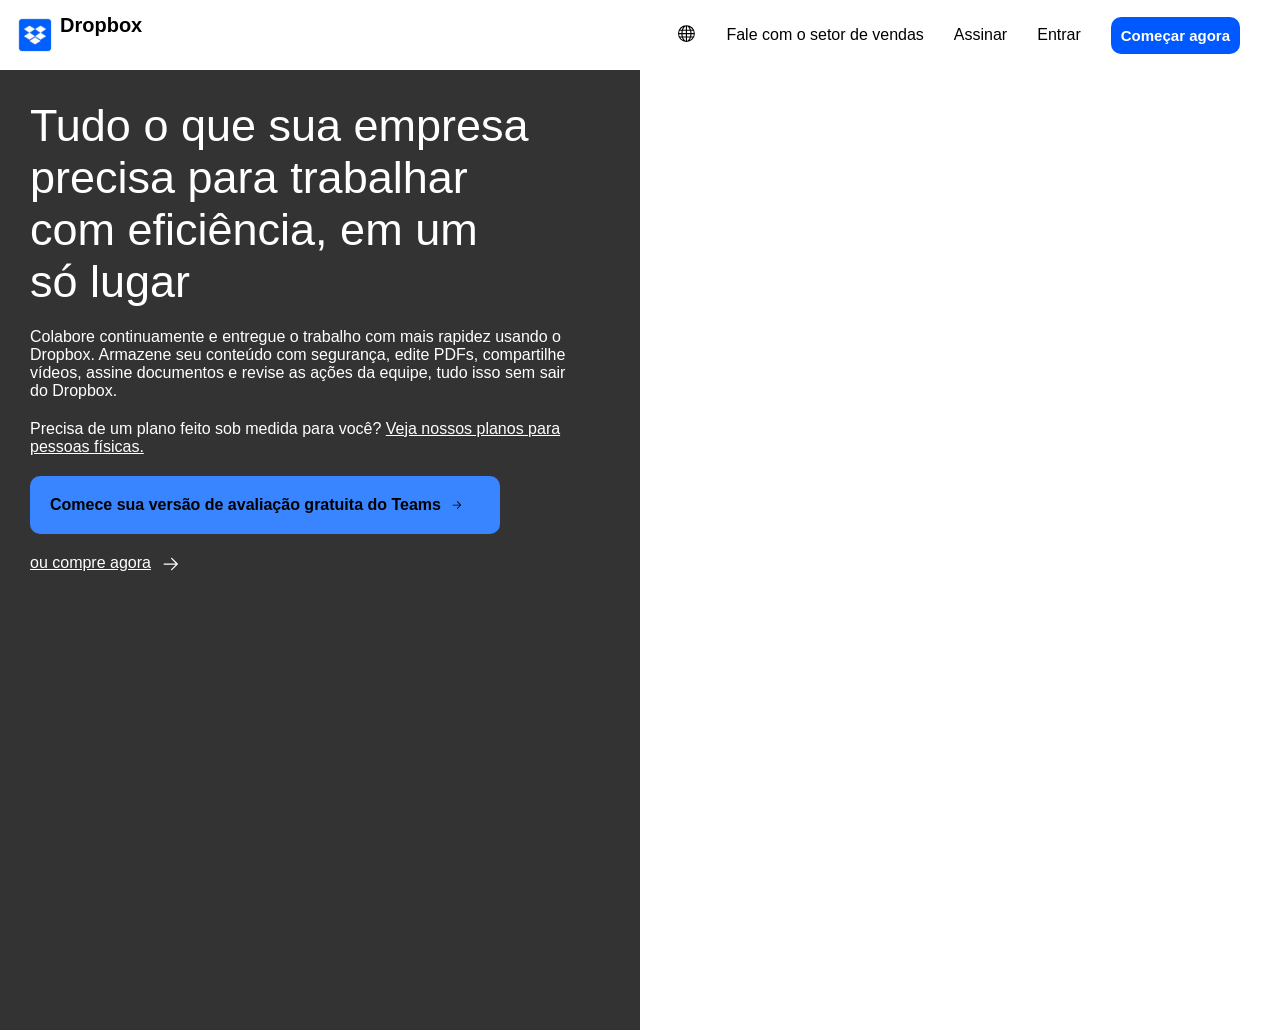
<file: Criação de layouts usando flexbox/dropbox/src/index.html>
<!DOCTYPE html>
<html lang="en">

<head>
    <meta charset="UTF-8">
    <meta name="viewport" content="width=device-width, initial-scale=1.0">
    <link rel="stylesheet" href="../css/header.css">
    <link rel="stylesheet" href="../css/global.css">
    <link rel="stylesheet" href="../css/section.css">

    <title>Dropbox</title>

</head>

<body>
    <header>
        <nav>
            <div class="logo-texto">
                <img src="../img/logo.png" alt="logo" class="logo">
                <h1 class="h1-logo">Dropbox</h1>
            </div>
            <ul>
                <li><svg xmlns="http://www.w3.org/2000/svg" width="18" height="18" viewBox="0 0 16 16">
                        <path fill="currentColor"
                            d="M7.5 1a7.5 7.5 0 1 0 0 15a7.5 7.5 0 0 0 0-15m4.244 10c.134-.632.219-1.303.246-2h1.991a6.4 6.4 0 0 1-.479 2zM3.256 6a12 12 0 0 0-.246 2H1.019a6.4 6.4 0 0 1 .479-2zm7.463 0c.15.64.241 1.31.27 2H8V6zM8 5V2.073q.343.1.675.334c.415.293.813.744 1.149 1.304q.35.583.601 1.289H7.999zM5.176 3.711c.336-.561.734-1.012 1.149-1.304q.333-.234.675-.334V5H4.574a7.3 7.3 0 0 1 .601-1.289zM7 6v2H4.011c.029-.69.12-1.36.27-2zm-5.502 5a6.4 6.4 0 0 1-.479-2H3.01c.028.697.112 1.368.246 2zm2.513-2H7v2H4.281c-.15-.64-.241-1.31-.27-2M7 12v2.927a2.3 2.3 0 0 1-.675-.334c-.415-.293-.813-.744-1.149-1.304A7.2 7.2 0 0 1 4.574 12zm2.825 1.289c-.336.561-.734 1.012-1.149 1.304a2.3 2.3 0 0 1-.675.334V12h2.426q-.252.706-.602 1.289M8 11V9h2.989c-.029.69-.12 1.36-.27 2zm3.99-3a12 12 0 0 0-.246-2h1.758c.267.639.427 1.309.479 2zm.989-3h-1.498c-.291-.918-.693-1.723-1.177-2.366a6.5 6.5 0 0 1 1.792 1.27q.504.505.883 1.096M2.904 3.904a6.5 6.5 0 0 1 1.792-1.27C4.213 3.277 3.81 4.082 3.519 5H2.021q.378-.592.883-1.096M2.021 12h1.498c.291.918.693 1.723 1.177 2.366a6.5 6.5 0 0 1-1.792-1.27A6.5 6.5 0 0 1 2.021 12m10.075 1.096a6.5 6.5 0 0 1-1.792 1.27c.483-.643.886-1.448 1.177-2.366h1.498a6.5 6.5 0 0 1-.883 1.096" />
                    </svg></li>
                <li>Fale com o setor de vendas</li>
                <li>Assinar</li>
                <li>Entrar</li>
                <li><button class="comecar-agora">Começar agora</button></li>
            </ul>

        </nav>
    </header>
    <main>
        <section class="section1">
            <div class="section1-texto">
                <h1>
                    Tudo o que sua empresa precisa para trabalhar com eficiência, em um só lugar
                </h1>
            </div>
            <div class="section1-paragrafo">
                <p>Colabore continuamente e entregue o trabalho com mais rapidez usando o Dropbox. Armazene seu conteúdo
                    com
                    segurança, edite PDFs, compartilhe vídeos, assine documentos e revise as ações da equipe, tudo isso
                    sem
                    sair do Dropbox.</p>

                <p class="segundo-paragrafo">Precisa de um plano feito sob medida para você? <span>Veja nossos planos
                        para pessoas físicas.</span>
                </p>
            </div>

            <div class="terceiro-paragrafo">
                <p class="botao-azul">Comece sua versão de avaliação gratuita do Teams </p><svg
                    xmlns="http://www.w3.org/2000/svg" width="12" height="12" viewBox="0 0 1024 1024">
                    <path fill="currentColor"
                        d="M754.8 480H160a32 32 0 1 0 0 64h594.8L521.3 777.3a32 32 0 0 0 45.4 45.4l288-288a32 32 0 0 0 0-45.4l-288-288a32 32 0 1 0-45.4 45.4z" />
                </svg>
            </div>

            <div class="quarto-paragrafo">
                <span>ou compre agora</span><svg xmlns="http://www.w3.org/2000/svg" width="20" height="20"
                    viewBox="0 0 1024 1024">
                    <path fill="currentColor"
                        d="M754.8 480H160a32 32 0 1 0 0 64h594.8L521.3 777.3a32 32 0 0 0 45.4 45.4l288-288a32 32 0 0 0 0-45.4l-288-288a32 32 0 1 0-45.4 45.4z" />
                </svg>
            </div>

        </section>

        <section class="section2">
            <video src="../video/section2.mp4" class="video-dropbox" autoplay muted loop></video>
        </section>
    </main>
</body>

</html>
</file>
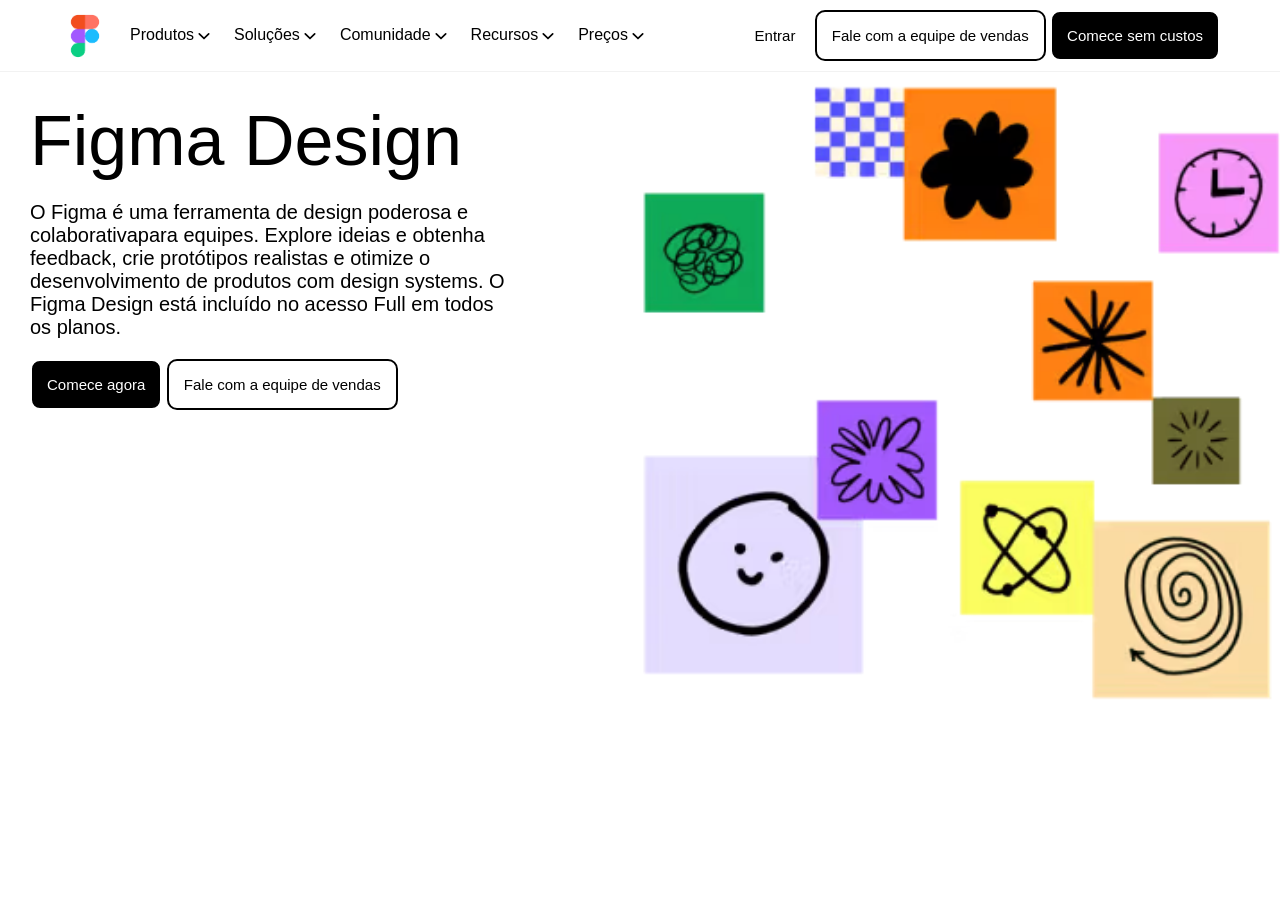
<file: Criação de layouts usando flexbox/Figma/src/index.html>
<!DOCTYPE html>
<html lang="en">

<head>
    <meta charset="UTF-8">
    <meta name="viewport" content="width=device-width, initial-scale=1.0">
    <link rel="stylesheet" href="../css/header.css">
    <link rel="stylesheet" href="../css/section.css">
    <link rel="stylesheet" href="../css/global.css">
    <title>Figma</title>
</head>

<body>
    <header>
        <nav>

            <ul>
                <li><img src="../img/logo.png" alt="logo" class="logo"></li>
                <li>Produtos <svg xmlns="http://www.w3.org/2000/svg" width="20" height="20" viewBox="0 0 24 24">
                        <g fill="none" fill-rule="evenodd">
                            <path
                                d="M24 0v24H0V0zM12.593 23.258l-.011.002l-.071.035l-.02.004l-.014-.004l-.071-.035q-.016-.005-.024.005l-.004.01l-.017.428l.005.02l.01.013l.104.074l.015.004l.012-.004l.104-.074l.012-.016l.004-.017l-.017-.427q-.004-.016-.017-.018m.265-.113l-.013.002l-.185.093l-.01.01l-.003.011l.018.43l.005.012l.008.007l.201.093q.019.005.029-.008l.004-.014l-.034-.614q-.005-.019-.02-.022m-.715.002a.02.02 0 0 0-.027.006l-.006.014l-.034.614q.001.018.017.024l.015-.002l.201-.093l.01-.008l.004-.011l.017-.43l-.003-.012l-.01-.01z" />
                            <path fill="currentColor"
                                d="M12.707 15.707a1 1 0 0 1-1.414 0L5.636 10.05A1 1 0 1 1 7.05 8.636l4.95 4.95l4.95-4.95a1 1 0 0 1 1.414 1.414z" />
                        </g>
                    </svg></li>
                <li>Soluções <svg xmlns="http://www.w3.org/2000/svg" width="20" height="20" viewBox="0 0 24 24">
                        <g fill="none" fill-rule="evenodd">
                            <path
                                d="M24 0v24H0V0zM12.593 23.258l-.011.002l-.071.035l-.02.004l-.014-.004l-.071-.035q-.016-.005-.024.005l-.004.01l-.017.428l.005.02l.01.013l.104.074l.015.004l.012-.004l.104-.074l.012-.016l.004-.017l-.017-.427q-.004-.016-.017-.018m.265-.113l-.013.002l-.185.093l-.01.01l-.003.011l.018.43l.005.012l.008.007l.201.093q.019.005.029-.008l.004-.014l-.034-.614q-.005-.019-.02-.022m-.715.002a.02.02 0 0 0-.027.006l-.006.014l-.034.614q.001.018.017.024l.015-.002l.201-.093l.01-.008l.004-.011l.017-.43l-.003-.012l-.01-.01z" />
                            <path fill="currentColor"
                                d="M12.707 15.707a1 1 0 0 1-1.414 0L5.636 10.05A1 1 0 1 1 7.05 8.636l4.95 4.95l4.95-4.95a1 1 0 0 1 1.414 1.414z" />
                        </g>
                    </svg></li>
                <li>Comunidade <svg xmlns="http://www.w3.org/2000/svg" width="20" height="20" viewBox="0 0 24 24">
                        <g fill="none" fill-rule="evenodd">
                            <path
                                d="M24 0v24H0V0zM12.593 23.258l-.011.002l-.071.035l-.02.004l-.014-.004l-.071-.035q-.016-.005-.024.005l-.004.01l-.017.428l.005.02l.01.013l.104.074l.015.004l.012-.004l.104-.074l.012-.016l.004-.017l-.017-.427q-.004-.016-.017-.018m.265-.113l-.013.002l-.185.093l-.01.01l-.003.011l.018.43l.005.012l.008.007l.201.093q.019.005.029-.008l.004-.014l-.034-.614q-.005-.019-.02-.022m-.715.002a.02.02 0 0 0-.027.006l-.006.014l-.034.614q.001.018.017.024l.015-.002l.201-.093l.01-.008l.004-.011l.017-.43l-.003-.012l-.01-.01z" />
                            <path fill="currentColor"
                                d="M12.707 15.707a1 1 0 0 1-1.414 0L5.636 10.05A1 1 0 1 1 7.05 8.636l4.95 4.95l4.95-4.95a1 1 0 0 1 1.414 1.414z" />
                        </g>
                    </svg></li>
                <li>Recursos <svg xmlns="http://www.w3.org/2000/svg" width="20" height="20" viewBox="0 0 24 24">
                        <g fill="none" fill-rule="evenodd">
                            <path
                                d="M24 0v24H0V0zM12.593 23.258l-.011.002l-.071.035l-.02.004l-.014-.004l-.071-.035q-.016-.005-.024.005l-.004.01l-.017.428l.005.02l.01.013l.104.074l.015.004l.012-.004l.104-.074l.012-.016l.004-.017l-.017-.427q-.004-.016-.017-.018m.265-.113l-.013.002l-.185.093l-.01.01l-.003.011l.018.43l.005.012l.008.007l.201.093q.019.005.029-.008l.004-.014l-.034-.614q-.005-.019-.02-.022m-.715.002a.02.02 0 0 0-.027.006l-.006.014l-.034.614q.001.018.017.024l.015-.002l.201-.093l.01-.008l.004-.011l.017-.43l-.003-.012l-.01-.01z" />
                            <path fill="currentColor"
                                d="M12.707 15.707a1 1 0 0 1-1.414 0L5.636 10.05A1 1 0 1 1 7.05 8.636l4.95 4.95l4.95-4.95a1 1 0 0 1 1.414 1.414z" />
                        </g>
                    </svg></li>
                <li>Preços <svg xmlns="http://www.w3.org/2000/svg" width="20" height="20" viewBox="0 0 24 24">
                        <g fill="none" fill-rule="evenodd">
                            <path
                                d="M24 0v24H0V0zM12.593 23.258l-.011.002l-.071.035l-.02.004l-.014-.004l-.071-.035q-.016-.005-.024.005l-.004.01l-.017.428l.005.02l.01.013l.104.074l.015.004l.012-.004l.104-.074l.012-.016l.004-.017l-.017-.427q-.004-.016-.017-.018m.265-.113l-.013.002l-.185.093l-.01.01l-.003.011l.018.43l.005.012l.008.007l.201.093q.019.005.029-.008l.004-.014l-.034-.614q-.005-.019-.02-.022m-.715.002a.02.02 0 0 0-.027.006l-.006.014l-.034.614q.001.018.017.024l.015-.002l.201-.093l.01-.008l.004-.011l.017-.43l-.003-.012l-.01-.01z" />
                            <path fill="currentColor"
                                d="M12.707 15.707a1 1 0 0 1-1.414 0L5.636 10.05A1 1 0 1 1 7.05 8.636l4.95 4.95l4.95-4.95a1 1 0 0 1 1.414 1.414z" />
                        </g>
                    </svg></li>
            </ul>
            <div class="header-botoes">
                <button class="entrar">Entrar</button>
                <button class="equipe">Fale com a equipe de vendas</button>
                <button class="comece">Comece sem custos</button>
            </div>
        </nav>

    </header>
    <main>
        <section class="section1">
            <div class="section2-elementos">
                <h1>Figma Design</h1>
                <p>O Figma é uma ferramenta de design poderosa e colaborativapara equipes. Explore ideias e obtenha
                    feedback, crie protótipos realistas e otimize o desenvolvimento de produtos com design systems. O
                    Figma
                    Design está incluído no acesso Full em todos os planos.</p>
                <button class="comece">Comece agora</button>
                <button class="equipe">Fale com a equipe de vendas</button>
            </div>

        </section>
        <section class="section2">
            <img src="../img/section2.png" alt="">
        </section>
    </main>
</body>

</html>
</file>
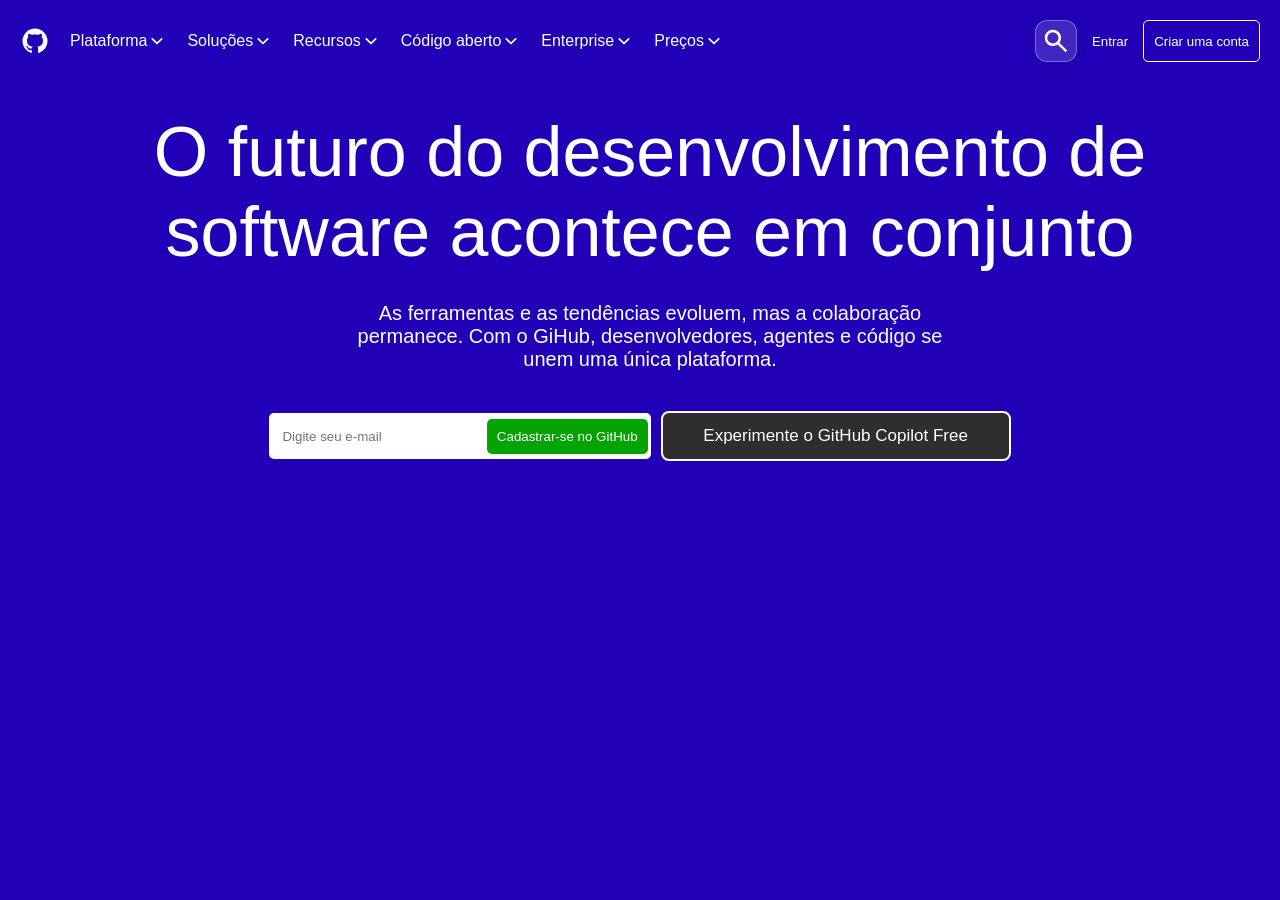
<file: Criação de layouts usando flexbox/GitHub/src/index.html>
<!DOCTYPE html>
<html lang="en">

<head>
    <meta charset="UTF-8">
    <meta name="viewport" content="width=device-width, initial-scale=1.0">
    <link rel="stylesheet" href="../css/global.css">
    <link rel="stylesheet" href="../css/header.css">
    <link rel="stylesheet" href="../css/section.css">
    <title>GitHub</title>
</head>

<body>
    <header>
        <nav>
            <ul>
                <li><svg xmlns="http://www.w3.org/2000/svg" width="30" height="30" viewBox="0 0 24 24">
                        <path fill="currentColor"
                            d="M12 2A10 10 0 0 0 2 12c0 4.42 2.87 8.17 6.84 9.5c.5.08.66-.23.66-.5v-1.69c-2.77.6-3.36-1.34-3.36-1.34c-.46-1.16-1.11-1.47-1.11-1.47c-.91-.62.07-.6.07-.6c1 .07 1.53 1.03 1.53 1.03c.87 1.52 2.34 1.07 2.91.83c.09-.65.35-1.09.63-1.34c-2.22-.25-4.55-1.11-4.55-4.92c0-1.11.38-2 1.03-2.71c-.1-.25-.45-1.29.1-2.64c0 0 .84-.27 2.75 1.02c.79-.22 1.65-.33 2.5-.33s1.71.11 2.5.33c1.91-1.29 2.75-1.02 2.75-1.02c.55 1.35.2 2.39.1 2.64c.65.71 1.03 1.6 1.03 2.71c0 3.82-2.34 4.66-4.57 4.91c.36.31.69.92.69 1.85V21c0 .27.16.59.67.5C19.14 20.16 22 16.42 22 12A10 10 0 0 0 12 2" />
                    </svg></li>
                <li>Plataforma <svg xmlns="http://www.w3.org/2000/svg" width="20" height="20" viewBox="0 0 24 24">
                        <g fill="none" fill-rule="evenodd">
                            <path
                                d="M24 0v24H0V0zM12.593 23.258l-.011.002l-.071.035l-.02.004l-.014-.004l-.071-.035q-.016-.005-.024.005l-.004.01l-.017.428l.005.02l.01.013l.104.074l.015.004l.012-.004l.104-.074l.012-.016l.004-.017l-.017-.427q-.004-.016-.017-.018m.265-.113l-.013.002l-.185.093l-.01.01l-.003.011l.018.43l.005.012l.008.007l.201.093q.019.005.029-.008l.004-.014l-.034-.614q-.005-.019-.02-.022m-.715.002a.02.02 0 0 0-.027.006l-.006.014l-.034.614q.001.018.017.024l.015-.002l.201-.093l.01-.008l.004-.011l.017-.43l-.003-.012l-.01-.01z" />
                            <path fill="currentColor"
                                d="M12.707 15.707a1 1 0 0 1-1.414 0L5.636 10.05A1 1 0 1 1 7.05 8.636l4.95 4.95l4.95-4.95a1 1 0 0 1 1.414 1.414z" />
                        </g>
                    </svg></li>
                <li>Soluções <svg xmlns="http://www.w3.org/2000/svg" width="20" height="20" viewBox="0 0 24 24">
                        <g fill="none" fill-rule="evenodd">
                            <path
                                d="M24 0v24H0V0zM12.593 23.258l-.011.002l-.071.035l-.02.004l-.014-.004l-.071-.035q-.016-.005-.024.005l-.004.01l-.017.428l.005.02l.01.013l.104.074l.015.004l.012-.004l.104-.074l.012-.016l.004-.017l-.017-.427q-.004-.016-.017-.018m.265-.113l-.013.002l-.185.093l-.01.01l-.003.011l.018.43l.005.012l.008.007l.201.093q.019.005.029-.008l.004-.014l-.034-.614q-.005-.019-.02-.022m-.715.002a.02.02 0 0 0-.027.006l-.006.014l-.034.614q.001.018.017.024l.015-.002l.201-.093l.01-.008l.004-.011l.017-.43l-.003-.012l-.01-.01z" />
                            <path fill="currentColor"
                                d="M12.707 15.707a1 1 0 0 1-1.414 0L5.636 10.05A1 1 0 1 1 7.05 8.636l4.95 4.95l4.95-4.95a1 1 0 0 1 1.414 1.414z" />
                        </g>
                    </svg></li>
                <li>Recursos <svg xmlns="http://www.w3.org/2000/svg" width="20" height="20" viewBox="0 0 24 24">
                        <g fill="none" fill-rule="evenodd">
                            <path
                                d="M24 0v24H0V0zM12.593 23.258l-.011.002l-.071.035l-.02.004l-.014-.004l-.071-.035q-.016-.005-.024.005l-.004.01l-.017.428l.005.02l.01.013l.104.074l.015.004l.012-.004l.104-.074l.012-.016l.004-.017l-.017-.427q-.004-.016-.017-.018m.265-.113l-.013.002l-.185.093l-.01.01l-.003.011l.018.43l.005.012l.008.007l.201.093q.019.005.029-.008l.004-.014l-.034-.614q-.005-.019-.02-.022m-.715.002a.02.02 0 0 0-.027.006l-.006.014l-.034.614q.001.018.017.024l.015-.002l.201-.093l.01-.008l.004-.011l.017-.43l-.003-.012l-.01-.01z" />
                            <path fill="currentColor"
                                d="M12.707 15.707a1 1 0 0 1-1.414 0L5.636 10.05A1 1 0 1 1 7.05 8.636l4.95 4.95l4.95-4.95a1 1 0 0 1 1.414 1.414z" />
                        </g>
                    </svg></li>
                <li>Código aberto <svg xmlns="http://www.w3.org/2000/svg" width="20" height="20" viewBox="0 0 24 24">
                        <g fill="none" fill-rule="evenodd">
                            <path
                                d="M24 0v24H0V0zM12.593 23.258l-.011.002l-.071.035l-.02.004l-.014-.004l-.071-.035q-.016-.005-.024.005l-.004.01l-.017.428l.005.02l.01.013l.104.074l.015.004l.012-.004l.104-.074l.012-.016l.004-.017l-.017-.427q-.004-.016-.017-.018m.265-.113l-.013.002l-.185.093l-.01.01l-.003.011l.018.43l.005.012l.008.007l.201.093q.019.005.029-.008l.004-.014l-.034-.614q-.005-.019-.02-.022m-.715.002a.02.02 0 0 0-.027.006l-.006.014l-.034.614q.001.018.017.024l.015-.002l.201-.093l.01-.008l.004-.011l.017-.43l-.003-.012l-.01-.01z" />
                            <path fill="currentColor"
                                d="M12.707 15.707a1 1 0 0 1-1.414 0L5.636 10.05A1 1 0 1 1 7.05 8.636l4.95 4.95l4.95-4.95a1 1 0 0 1 1.414 1.414z" />
                        </g>
                    </svg></li>
                <li>Enterprise <svg xmlns="http://www.w3.org/2000/svg" width="20" height="20" viewBox="0 0 24 24">
                        <g fill="none" fill-rule="evenodd">
                            <path
                                d="M24 0v24H0V0zM12.593 23.258l-.011.002l-.071.035l-.02.004l-.014-.004l-.071-.035q-.016-.005-.024.005l-.004.01l-.017.428l.005.02l.01.013l.104.074l.015.004l.012-.004l.104-.074l.012-.016l.004-.017l-.017-.427q-.004-.016-.017-.018m.265-.113l-.013.002l-.185.093l-.01.01l-.003.011l.018.43l.005.012l.008.007l.201.093q.019.005.029-.008l.004-.014l-.034-.614q-.005-.019-.02-.022m-.715.002a.02.02 0 0 0-.027.006l-.006.014l-.034.614q.001.018.017.024l.015-.002l.201-.093l.01-.008l.004-.011l.017-.43l-.003-.012l-.01-.01z" />
                            <path fill="currentColor"
                                d="M12.707 15.707a1 1 0 0 1-1.414 0L5.636 10.05A1 1 0 1 1 7.05 8.636l4.95 4.95l4.95-4.95a1 1 0 0 1 1.414 1.414z" />
                        </g>
                    </svg></li>
                <li>Preços <svg xmlns="http://www.w3.org/2000/svg" width="20" height="20" viewBox="0 0 24 24">
                        <g fill="none" fill-rule="evenodd">
                            <path
                                d="M24 0v24H0V0zM12.593 23.258l-.011.002l-.071.035l-.02.004l-.014-.004l-.071-.035q-.016-.005-.024.005l-.004.01l-.017.428l.005.02l.01.013l.104.074l.015.004l.012-.004l.104-.074l.012-.016l.004-.017l-.017-.427q-.004-.016-.017-.018m.265-.113l-.013.002l-.185.093l-.01.01l-.003.011l.018.43l.005.012l.008.007l.201.093q.019.005.029-.008l.004-.014l-.034-.614q-.005-.019-.02-.022m-.715.002a.02.02 0 0 0-.027.006l-.006.014l-.034.614q.001.018.017.024l.015-.002l.201-.093l.01-.008l.004-.011l.017-.43l-.003-.012l-.01-.01z" />
                            <path fill="currentColor"
                                d="M12.707 15.707a1 1 0 0 1-1.414 0L5.636 10.05A1 1 0 1 1 7.05 8.636l4.95 4.95l4.95-4.95a1 1 0 0 1 1.414 1.414z" />
                        </g>
                    </svg></li>
            </ul>
            <div class="header-botoes">
                <svg class="pesquisar" xmlns="http://www.w3.org/2000/svg" width="30" height="30" viewBox="0 0 24 24">
                    <path fill="currentColor"
                        d="m19.6 21l-6.3-6.3q-.75.6-1.725.95T9.5 16q-2.725 0-4.612-1.888T3 9.5t1.888-4.612T9.5 3t4.613 1.888T16 9.5q0 1.1-.35 2.075T14.7 13.3l6.3 6.3zM9.5 14q1.875 0 3.188-1.312T14 9.5t-1.312-3.187T9.5 5T6.313 6.313T5 9.5t1.313 3.188T9.5 14" />
                </svg>
                <button class="entrar">Entrar</button>
                <button class="criar">Criar uma conta</button>
            </div>
        </nav>

    </header>
    <main>
        <section class="section1">
            <p class="texto-principal">O futuro do desenvolvimento de software acontece em conjunto</p>
            <p class="texto-secundario">As ferramentas e as tendências evoluem, mas a colaboração permanece. Com o
                GiHub, desenvolvedores, agentes e código se unem uma única plataforma.</p>
        </section>

        <section class="section2">
            <div class="input-section2">
                <input type="text" placeholder="Digite seu e-mail">
                <button>Cadastrar-se no GitHub</button>
            </div>
            <div class="botao-section2">
                <button>Experimente o GitHub Copilot Free</button>
            </div>
        </section>
    </main>
</body>

</html>
</file>
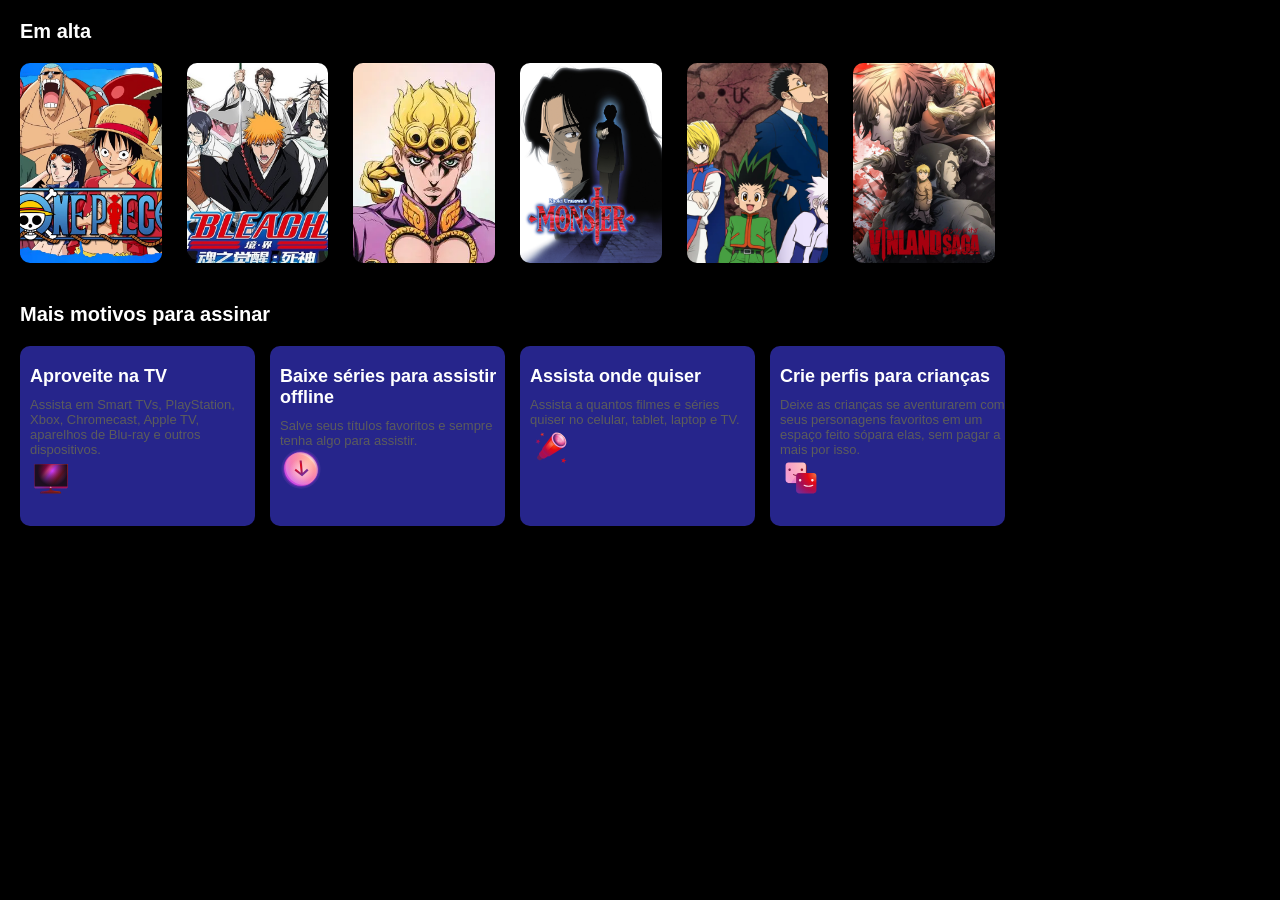
<file: Criação de layouts usando flexbox/Netflix/src/index.html>
<!DOCTYPE html>
<html lang="en">

<head>
    <meta charset="UTF-8">
    <meta name="viewport" content="width=device-width, initial-scale=1.0">
    <link rel="stylesheet" href="../css/global.css">
    <link rel="stylesheet" href="../css/section.css">
    <title>Netflix</title>
</head>

<body>
    <main>
        <section class="section1">
            <h1>Em alta</h1>
            <div class="cards-em-alta">
                <div class="cards">
                    <img src="../img/one piece.png" alt="">
                </div>

                <div class="cards">
                    <img src="../img/bleach.jfif" alt="">
                </div>

                <div class="cards">
                    <img src="../img/jojo.png" alt="">
                </div>

                <div class="cards">
                    <img src="../img/monster.jpg" alt="">
                </div>

                <div class="cards">
                    <img src="../img/hxh.png" alt="">
                </div>

                <div class="cards">
                    <img src="../img/vinland.jpg" alt="">
                </div>


            </div>
        </section>
        <section class="section1">
            <h1>Mais motivos para assinar</h1>
            <div class="cards-em-alta">
                <div class="cards-2">
                    <h1>Aproveite na TV</h1>
                    <p>Assista em Smart TVs, PlayStation, Xbox, Chromecast, Apple TV, aparelhos de Blu-ray e outros
                        dispositivos.</p>
                    <svg width="42" height="42" viewBox="0 0 72 72" fill="none">
                        <g id="television-core-small">
                            <path id="Vector" fill-rule="evenodd" clip-rule="evenodd"
                                d="M37.2 53.3992C37.2 52.7365 36.6628 52.1992 36 52.1992H34.8C34.1373 52.1992 33.6 52.7365 33.6 53.3992V56.2636C33.6 56.9129 33.0834 57.4433 32.4347 57.4739C30.3013 57.5744 28.1719 57.7834 26.0546 58.1011L19.444 59.0926C18.2692 59.2688 17.4 60.2782 17.4 61.4662V62.0992C17.4 62.4304 17.6686 62.6992 18 62.6992H52.8C53.1314 62.6992 53.4 62.4304 53.4 62.0992V61.4662C53.4 60.2782 52.5309 59.2688 51.3561 59.0926L44.7454 58.1011C42.6282 57.7834 40.4987 57.5744 38.3653 57.4739C37.7167 57.4433 37.2 56.9129 37.2 56.2636V53.3992Z"
                                fill="url(#paint0_radial_5179_1308)"></path>
                            <path id="Vector_2"
                                d="M18.6 60.7388C18.6 60.2306 18.9587 59.796 19.4602 59.711C22.0196 59.2775 29.7585 58.0508 35.4 58.0508C41.0415 58.0508 48.7804 59.2775 51.3398 59.711C51.8412 59.796 52.2 60.2306 52.2 60.7388C52.2 60.902 52.0575 61.0268 51.8967 61.0004C50.1219 60.707 40.9704 59.2409 35.4 59.2409C29.8295 59.2409 20.678 60.707 18.9033 61.0004C18.7425 61.0268 18.6 60.902 18.6 60.7388Z"
                                fill="url(#paint1_radial_5179_1308)"></path>
                            <path id="Vector_3"
                                d="M63 12H8.99995C8.00584 12 7.19995 12.8059 7.19995 13.8V51.6C7.19995 52.5941 8.00584 53.4 8.99995 53.4H63C63.9941 53.4 64.8 52.5941 64.8 51.6V13.8C64.8 12.8059 63.9941 12 63 12Z"
                                fill="url(#paint2_linear_5179_1308)"></path>
                            <path id="Vector_4"
                                d="M63 12H8.99995C8.00584 12 7.19995 12.8059 7.19995 13.8V51.6C7.19995 52.5941 8.00584 53.4 8.99995 53.4H63C63.9941 53.4 64.8 52.5941 64.8 51.6V13.8C64.8 12.8059 63.9941 12 63 12Z"
                                fill="url(#paint3_radial_5179_1308)"></path>
                            <path id="Vector_5" fill-rule="evenodd" clip-rule="evenodd"
                                d="M8.99995 12.6H63C63.663 12.6 64.2 13.1372 64.2 13.8V50.4H7.79995V13.8C7.79995 13.1372 8.33719 12.6 8.99995 12.6ZM7.19995 50.4V13.8C7.19995 12.8059 8.00581 12 8.99995 12H63C63.9942 12 64.8 12.8059 64.8 13.8V50.4V51.6C64.8 52.5941 63.9942 53.4 63 53.4H8.99995C8.00581 53.4 7.19995 52.5941 7.19995 51.6V50.4Z"
                                fill="url(#paint4_radial_5179_1308)"></path>
                            <path id="Vector_6"
                                d="M35.4 52.8C36.3941 52.8 37.2 52.3971 37.2 51.9C37.2 51.4029 36.3941 51 35.4 51C34.4059 51 33.6 51.4029 33.6 51.9C33.6 52.3971 34.4059 52.8 35.4 52.8Z"
                                fill="url(#paint5_radial_5179_1308)"></path>
                        </g>
                        <defs>
                            <radialGradient id="paint0_radial_5179_1308" cx="0" cy="0" r="1"
                                gradientUnits="userSpaceOnUse"
                                gradientTransform="translate(50.3269 49.3723) rotate(118.526) scale(55.1579 46.2871)">
                                <stop stop-color="#802600"></stop>
                                <stop offset="0.333333" stop-color="#6F181D"></stop>
                                <stop offset="0.666667" stop-color="#5B1333"></stop>
                                <stop offset="1" stop-color="#391945"></stop>
                            </radialGradient>
                            <radialGradient id="paint1_radial_5179_1308" cx="0" cy="0" r="1"
                                gradientUnits="userSpaceOnUse"
                                gradientTransform="translate(48.1077 53.6128) rotate(158.116) scale(32.7275 42.219)">
                                <stop stop-color="#99421D"></stop>
                                <stop offset="0.333333" stop-color="#99161D"></stop>
                                <stop offset="0.666667" stop-color="#7D1845"></stop>
                                <stop offset="1" stop-color="#59216E"></stop>
                            </radialGradient>
                            <linearGradient id="paint2_linear_5179_1308" x1="10.4727" y1="14.9572" x2="56.1755"
                                y2="51.4814" gradientUnits="userSpaceOnUse">
                                <stop stop-color="#99161D"></stop>
                                <stop offset="0.245283" stop-color="#CA005B"></stop>
                                <stop offset="0.346698" stop-color="#FF479A"></stop>
                                <stop offset="0.46934" stop-color="#CC3CFF"></stop>
                                <stop offset="0.735849" stop-color="#BC1A22"></stop>
                                <stop offset="1" stop-color="#C94FF5"></stop>
                            </linearGradient>
                            <radialGradient id="paint3_radial_5179_1308" cx="0" cy="0" r="1"
                                gradientUnits="userSpaceOnUse"
                                gradientTransform="translate(38.6181 23.8286) rotate(90) scale(25.9571 25.8545)">
                                <stop stop-color="#1C0E20" stop-opacity="0"></stop>
                                <stop offset="1" stop-color="#1C0E20"></stop>
                            </radialGradient>
                            <radialGradient id="paint4_radial_5179_1308" cx="0" cy="0" r="1"
                                gradientUnits="userSpaceOnUse"
                                gradientTransform="translate(54 20.1938) rotate(144.293) scale(47.2897 44.8232)">
                                <stop stop-color="#EF7744"></stop>
                                <stop offset="0.333333" stop-color="#E50914"></stop>
                                <stop offset="0.666667" stop-color="#A70D53"></stop>
                                <stop offset="1" stop-color="#792A95"></stop>
                            </radialGradient>
                            <radialGradient id="paint5_radial_5179_1308" cx="0" cy="0" r="1"
                                gradientUnits="userSpaceOnUse"
                                gradientTransform="translate(36.525 51.3562) rotate(135) scale(4.58735)">
                                <stop stop-color="#FFDCCC"></stop>
                                <stop offset="0.333333" stop-color="#FFBDC0"></stop>
                                <stop offset="0.666667" stop-color="#F89DC6"></stop>
                                <stop offset="1" stop-color="#E4A1FA"></stop>
                            </radialGradient>
                        </defs>
                    </svg>
                </div>

                <div class="cards-2">
                    <h1>Baixe séries para assistir offline</h1>
                    <p>Salve seus títulos favoritos e sempre tenha algo para assistir.</p>
                    <svg width="42" height="42" viewBox="0 0 72 72" fill="none">
                        <g id="download-core-small">
                            <path id="Vector"
                                d="M36 70.2008C54.8882 70.2008 70.2001 54.8889 70.2001 36.0008C70.2001 17.1126 54.8882 1.80078 36 1.80078C17.1119 1.80078 1.80005 17.1126 1.80005 36.0008C1.80005 54.8889 17.1119 70.2008 36 70.2008Z"
                                fill="url(#paint0_radial_5179_7940)"></path>
                            <path id="Vector_2" opacity="0.4"
                                d="M64.7658 36.195C65.5206 51.5916 53.7908 63.5824 38.5668 62.977C23.3428 62.3722 10.3893 49.4 9.63446 34.0034C8.87954 18.6068 20.6091 6.61594 35.8331 7.22116C51.0571 7.82638 64.0104 20.7984 64.7658 36.195Z"
                                fill="url(#paint1_radial_5179_7940)"></path>
                            <path id="Vector_3"
                                d="M62.3657 37.9958C63.1205 53.3924 51.3908 65.3832 36.1668 64.7778C20.9428 64.173 7.9893 51.2008 7.23444 35.8041C6.47952 20.4075 18.2091 8.41672 33.4331 9.02194C48.6571 9.62716 61.6103 22.5992 62.3657 37.9958Z"
                                fill="url(#paint2_radial_5179_7940)"></path>
                            <path id="Vector_4" opacity="0.5"
                                d="M64.7658 36.195C65.5206 51.5916 53.7908 63.5824 38.5668 62.977C23.3428 62.3722 10.3893 49.4 9.63446 34.0034C8.87954 18.6068 20.6091 6.61594 35.8331 7.22116C51.0571 7.82638 64.0104 20.7984 64.7658 36.195Z"
                                fill="url(#paint3_radial_5179_7940)"></path>
                            <path id="Vector_5" opacity="0.6"
                                d="M36.9 60.6C48.6636 60.6 58.2 51.0637 58.2 39.3C58.2 27.5363 48.6636 18 36.9 18C25.1363 18 15.6 27.5363 15.6 39.3C15.6 51.0637 25.1363 60.6 36.9 60.6Z"
                                fill="url(#paint4_radial_5179_7940)"></path>
                            <path id="Vector_6" fill-rule="evenodd" clip-rule="evenodd"
                                d="M39.0849 42.2727L46.3387 35.76L48.8945 38.5142L38.9118 47.477L37.8466 48.4333L36.6071 47.477L24.9899 38.5142L27.0434 35.76L35.4849 42.2727L33.6 21.6016H37.2L39.0849 42.2727Z"
                                fill="url(#paint5_radial_5179_7940)"></path>
                            <path id="Vector_7" opacity="0.4" fill-rule="evenodd" clip-rule="evenodd"
                                d="M61.6566 34.9618C61.7832 35.3893 62.391 35.3233 62.3694 34.878C61.6962 21.1369 50.1509 9.55975 36.5817 9.01957C34.4606 8.93515 32.4155 9.12541 30.4772 9.55909C30.0745 9.64915 30.1575 10.2082 30.5697 10.2246C45.0094 10.7979 57.6246 21.2971 61.6566 34.9618Z"
                                fill="url(#paint6_radial_5179_7940)"></path>
                        </g>
                        <defs>
                            <radialGradient id="paint0_radial_5179_7940" cx="0" cy="0" r="1"
                                gradientUnits="userSpaceOnUse"
                                gradientTransform="translate(36.0001 36.1837) rotate(-90) scale(34.3829)">
                                <stop offset="0.782019" stop-color="#982DBE"></stop>
                                <stop offset="0.906819" stop-color="#B038DC" stop-opacity="0.2"></stop>
                                <stop offset="1" stop-color="#E4A1FA" stop-opacity="0"></stop>
                            </radialGradient>
                            <radialGradient id="paint1_radial_5179_7940" cx="0" cy="0" r="1"
                                gradientUnits="userSpaceOnUse"
                                gradientTransform="translate(52.9937 20.0992) rotate(135) scale(49.9836)">
                                <stop stop-color="#FFDCCC"></stop>
                                <stop offset="0.333333" stop-color="#FFBDC0"></stop>
                                <stop offset="0.666667" stop-color="#F89DC6"></stop>
                                <stop offset="1" stop-color="#E4A1FA"></stop>
                            </radialGradient>
                            <radialGradient id="paint2_radial_5179_7940" cx="0" cy="0" r="1"
                                gradientUnits="userSpaceOnUse"
                                gradientTransform="translate(52.7999 19.6937) rotate(135) scale(53.1037)">
                                <stop stop-color="#FFA984"></stop>
                                <stop offset="0.333333" stop-color="#FF787F"></stop>
                                <stop offset="0.666667" stop-color="#F45FA2"></stop>
                                <stop offset="1" stop-color="#C44AF1"></stop>
                            </radialGradient>
                            <radialGradient id="paint3_radial_5179_7940" cx="0" cy="0" r="1"
                                gradientUnits="userSpaceOnUse"
                                gradientTransform="translate(52.9937 20.0992) rotate(135) scale(49.9836)">
                                <stop stop-color="#FFDCCC"></stop>
                                <stop offset="0.333333" stop-color="#FFBDC0"></stop>
                                <stop offset="0.666667" stop-color="#F89DC6"></stop>
                                <stop offset="1" stop-color="#E4A1FA"></stop>
                            </radialGradient>
                            <radialGradient id="paint4_radial_5179_7940" cx="0" cy="0" r="1"
                                gradientUnits="userSpaceOnUse" gradientTransform="translate(36.9 39.3) scale(21.3)">
                                <stop stop-color="white"></stop>
                                <stop offset="1" stop-color="white" stop-opacity="0"></stop>
                            </radialGradient>
                            <radialGradient id="paint5_radial_5179_7940" cx="0" cy="0" r="1"
                                gradientUnits="userSpaceOnUse"
                                gradientTransform="translate(31.2 32.1016) rotate(39.5226) scale(15.5567)">
                                <stop stop-color="#EF7744"></stop>
                                <stop offset="0.2406" stop-color="#E50914"></stop>
                                <stop offset="1" stop-color="#792A95"></stop>
                            </radialGradient>
                            <radialGradient id="paint6_radial_5179_7940" cx="0" cy="0" r="1"
                                gradientUnits="userSpaceOnUse"
                                gradientTransform="translate(50.7 21.3) rotate(-180) scale(30)">
                                <stop stop-color="white"></stop>
                                <stop offset="1" stop-color="white" stop-opacity="0"></stop>
                            </radialGradient>
                        </defs>
                    </svg>
                </div>

                <div class="cards-2">
                    <h1>Assista onde quiser</h1>
                    <p>Assista a quantos filmes e séries quiser no celular, tablet, laptop e TV.</p>
                    <svg width="42" height="42" viewBox="0 0 72 72" fill="none">
                        <g id="telescope-core-small">
                            <path id="Vector"
                                d="M24.0492 36.6016L33.6 46.3898L17.8029 56.8633C17.8029 56.8633 15.8891 57.6983 13.625 55.2638C11.361 52.8293 12.1235 51.238 12.1235 51.238L24.0492 36.6016Z"
                                fill="url(#paint0_radial_5179_1664)"></path>
                            <path id="Vector_2"
                                d="M25.0344 34.1992L36 46.151L25.0616 53.8043C25.0616 53.8043 21.8289 55.0984 18.0987 51.0172C14.3686 46.9358 15.9198 44.5105 15.9198 44.5105L25.0344 34.1992Z"
                                fill="url(#paint1_radial_5179_1664)"></path>
                            <path id="Vector_3"
                                d="M39 13.0195L59.1 33.6788L32.5325 50.4142C32.5325 50.4142 28.7459 50.2552 24.3978 45.4897C20.0498 40.7243 21.4096 35.8101 21.4096 35.8101L39 13.0195Z"
                                fill="url(#paint2_radial_5179_1664)"></path>
                            <path id="Vector_4"
                                d="M57.6709 15.3516C63.1044 21.2807 63.9858 29.2883 59.6386 33.2371C55.2916 37.186 47.3628 35.5806 41.9292 29.6515C36.4954 23.7224 35.6145 15.7148 39.9615 11.766C44.3084 7.81716 52.2372 9.42252 57.6709 15.3516Z"
                                fill="url(#paint3_radial_5179_1664)"></path>
                            <path id="Vector_5"
                                d="M58.3787 31.255C54.8121 34.5032 48.2143 33.0817 43.6421 28.0798C39.07 23.078 38.2547 16.39 41.8213 13.1419C45.3879 9.89364 51.9857 11.3152 56.5579 16.3171C61.1298 21.3189 61.9452 28.0069 58.3787 31.255Z"
                                fill="url(#paint4_radial_5179_1664)"></path>
                            <path id="Vector_6" opacity="0.85"
                                d="M59.6783 28.823C60.576 24.1785 59.6544 20.5934 56.1603 16.6199C52.6662 12.6464 47.3508 10.8657 43.7796 12.7598C39.371 15.098 48.3734 13.5961 53.4577 19.5815C57.8259 24.724 58.8516 33.1009 59.6783 28.823Z"
                                fill="url(#paint5_radial_5179_1664)"></path>
                            <path id="Vector_7" opacity="0.4"
                                d="M50.3979 25.2452C50.4549 26.7239 49.2932 27.7677 47.8032 27.5766C46.3131 27.3856 45.059 26.032 45.002 24.5532C44.945 23.0745 46.1067 22.0307 47.5968 22.2218C49.0868 22.4128 50.341 23.7664 50.3979 25.2452Z"
                                fill="url(#paint6_radial_5179_1664)"></path>
                            <path id="Vector_8" opacity="0.6"
                                d="M36.9217 21.0039L26.4258 34.3627C26.3297 36.4604 28.2903 39.5534 30.0334 40.8344L41.2345 29.9105C39.6 28.2005 36.9591 24.1025 36.9217 21.0039Z"
                                fill="url(#paint7_radial_5179_1664)"></path>
                            <path id="Vector_9" fill-rule="evenodd" clip-rule="evenodd"
                                d="M20.0576 9.60156L21.479 11.7187L24 11.0654L22.3575 13.0272L23.7789 15.1444L21.3424 14.2397L19.7 16.2016L19.8365 13.6806L17.4 12.7759L19.9209 12.1225L20.0576 9.60156ZM58.776 52.8016L58.9623 56.4685L62.4 57.4188L59.0774 58.7347L59.2637 62.4016L57.0239 59.548L53.7014 60.8638L55.6397 57.7843L53.4 54.9307L56.8377 55.8811L58.776 52.8016ZM15.206 24.2101L15.8768 21.0016L13.4793 23.1964L10.6853 21.5563L11.9975 24.553L9.59998 26.7478L12.8085 26.405L14.1207 29.4016L14.7915 26.1931L18 25.8502L15.206 24.2101Z"
                                fill="url(#paint8_linear_5179_1664)"></path>
                        </g>
                        <defs>
                            <radialGradient id="paint0_radial_5179_1664" cx="0" cy="0" r="1"
                                gradientUnits="userSpaceOnUse"
                                gradientTransform="translate(36.6875 32.7016) rotate(135) scale(34.9134)">
                                <stop stop-color="#99421D"></stop>
                                <stop offset="0.333333" stop-color="#99161D"></stop>
                                <stop offset="0.666667" stop-color="#7D1845"></stop>
                                <stop offset="1" stop-color="#59216E"></stop>
                            </radialGradient>
                            <radialGradient id="paint1_radial_5179_1664" cx="0" cy="0" r="1"
                                gradientUnits="userSpaceOnUse"
                                gradientTransform="translate(42.5937 27.2992) rotate(135) scale(44.5477 44.5279)">
                                <stop stop-color="#EF7744"></stop>
                                <stop offset="0.333333" stop-color="#E50914"></stop>
                                <stop offset="0.666667" stop-color="#A70D53"></stop>
                                <stop offset="1" stop-color="#792A95"></stop>
                            </radialGradient>
                            <radialGradient id="paint2_radial_5179_1664" cx="0" cy="0" r="1"
                                gradientUnits="userSpaceOnUse"
                                gradientTransform="translate(42.3 29.106) rotate(135) scale(31.8127)">
                                <stop stop-color="#FB540D"></stop>
                                <stop offset="0.333333" stop-color="#E50914"></stop>
                                <stop offset="0.666667" stop-color="#A70D53"></stop>
                                <stop offset="1" stop-color="#792A95"></stop>
                            </radialGradient>
                            <radialGradient id="paint3_radial_5179_1664" cx="0" cy="0" r="1"
                                gradientUnits="userSpaceOnUse"
                                gradientTransform="translate(57.675 14.7078) rotate(134.326) scale(24.0433 24.0367)">
                                <stop stop-color="#FFDCCC"></stop>
                                <stop offset="0.333333" stop-color="#FFBDC0"></stop>
                                <stop offset="0.666667" stop-color="#F89DC6"></stop>
                                <stop offset="1" stop-color="#E4A1FA"></stop>
                            </radialGradient>
                            <radialGradient id="paint4_radial_5179_1664" cx="0" cy="0" r="1"
                                gradientUnits="userSpaceOnUse"
                                gradientTransform="translate(52.1305 21.273) rotate(141.875) scale(9.87138 12.8159)">
                                <stop offset="0.307292" stop-color="#F89DC6"></stop>
                                <stop offset="0.645392" stop-color="#E75094"></stop>
                                <stop offset="1" stop-color="#59216E"></stop>
                            </radialGradient>
                            <radialGradient id="paint5_radial_5179_1664" cx="0" cy="0" r="1"
                                gradientUnits="userSpaceOnUse"
                                gradientTransform="translate(55.8 15.6) rotate(135) scale(13.1522)">
                                <stop stop-color="white"></stop>
                                <stop offset="1" stop-color="white" stop-opacity="0"></stop>
                            </radialGradient>
                            <radialGradient id="paint6_radial_5179_1664" cx="0" cy="0" r="1"
                                gradientUnits="userSpaceOnUse"
                                gradientTransform="translate(49.2362 22.9648) rotate(131.079) scale(5.08644 6.006)">
                                <stop stop-color="white"></stop>
                                <stop offset="1" stop-color="white" stop-opacity="0"></stop>
                            </radialGradient>
                            <radialGradient id="paint7_radial_5179_1664" cx="0" cy="0" r="1"
                                gradientUnits="userSpaceOnUse"
                                gradientTransform="translate(36.8758 29.1353) rotate(137.622) scale(13.5764)">
                                <stop stop-color="#FFA984"></stop>
                                <stop offset="1" stop-color="#F7636B" stop-opacity="0"></stop>
                            </radialGradient>
                            <linearGradient id="paint8_linear_5179_1664" x1="44.65" y1="27.9016" x2="24.25" y2="48.3016"
                                gradientUnits="userSpaceOnUse">
                                <stop stop-color="#EF7744"></stop>
                                <stop offset="0.333333" stop-color="#E50914"></stop>
                                <stop offset="0.666667" stop-color="#A70D53"></stop>
                                <stop offset="1" stop-color="#792A95"></stop>
                            </linearGradient>
                        </defs>
                    </svg>
                </div>

                <div class="cards-2">
                    <h1>Crie perfis para crianças</h1>
                    <p>Deixe as crianças se aventurarem com seus personagens favoritos em um espaço feito sópara elas,
                        sem pagar a mais por isso.</p>
                    <svg width="42" height="42" viewBox="0 0 72 72" fill="none">
                        <g id="profiles-core-small">
                            <path id="Vector"
                                d="M10.8 15.6008C10.8 12.9499 12.949 10.8008 15.5999 10.8008H40.8C43.4509 10.8008 45.6 12.9498 45.6 15.6008V40.8007C45.6 43.4516 43.4509 45.6007 40.8 45.6007H15.6C12.949 45.6007 10.8 43.4517 10.8 40.8007V15.6008Z"
                                fill="url(#paint0_radial_5179_7919)"></path>
                            <path id="Vector_2"
                                d="M9.59998 14.4016C9.59998 11.7506 11.749 9.60162 14.4 9.60156H39.6C42.251 9.60156 44.4 11.7506 44.4 14.4016V39.6015C44.4 42.2525 42.251 44.4015 39.6 44.4015H14.4C11.749 44.4016 9.59998 42.2525 9.59998 39.6015V14.4016Z"
                                fill="url(#paint1_radial_5179_7919)"></path>
                            <path id="Vector_3"
                                d="M18.6 21.9008C18.6 23.0606 17.6598 24.0008 16.5 24.0008C15.3402 24.0008 14.4 23.0606 14.4 21.9008C14.4 20.741 15.3402 19.8008 16.5 19.8008C17.6598 19.8008 18.6 20.741 18.6 21.9008Z"
                                fill="url(#paint2_radial_5179_7919)"></path>
                            <path id="Vector_4"
                                d="M39.6 21.9008C39.6 23.0606 38.6598 24.0008 37.5 24.0008C36.3402 24.0008 35.4 23.0606 35.4 21.9008C35.4 20.741 36.3402 19.8008 37.5 19.8008C38.6598 19.8008 39.6 20.741 39.6 21.9008Z"
                                fill="url(#paint3_radial_5179_7919)"></path>
                            <path id="Vector_5"
                                d="M23.6713 29.4501C23.2437 29.1967 22.6917 29.3379 22.4383 29.7655C22.1848 30.1932 22.3261 30.7452 22.7537 30.9986C23.8254 31.6337 26.769 32.7744 30.6375 32.7744C34.506 32.7744 37.4497 31.6337 38.5213 30.9986C38.949 30.7452 39.0902 30.1932 38.8368 29.7655C38.5834 29.3379 38.0313 29.1967 37.6037 29.4501C36.8191 29.9151 34.194 30.9744 30.6375 30.9744C27.081 30.9744 24.456 29.9151 23.6713 29.4501Z"
                                fill="url(#paint4_radial_5179_7919)"></path>
                            <path id="Vector_6" opacity="0.35"
                                d="M19.2 44.4016H28.2L32.4 27.6016C30.2787 28.1801 28.4542 29.5387 27.2921 31.4053L19.2 44.4016Z"
                                fill="url(#paint5_radial_5179_7919)"></path>
                            <path id="Vector_7"
                                d="M27.6 32.4016C27.6 29.7506 29.749 27.6016 32.4 27.6016L57.6 27.6016C60.2508 27.6016 62.4 29.7506 62.4 32.4016V57.6015C62.4 60.2524 60.2508 62.4016 57.6 62.4016H32.4C29.749 62.4016 27.6 60.2524 27.6 57.6016V32.4016Z"
                                fill="url(#paint6_radial_5179_7919)"></path>
                            <path id="Vector_8"
                                d="M36.6 39.9008C36.6 41.0606 35.6598 42.0008 34.5 42.0008C33.3402 42.0008 32.4 41.0606 32.4 39.9008C32.4 38.741 33.3402 37.8008 34.5 37.8008C35.6598 37.8008 36.6 38.741 36.6 39.9008Z"
                                fill="url(#paint7_radial_5179_7919)"></path>
                            <path id="Vector_9"
                                d="M57.6 39.9008C57.6 41.0606 56.6598 42.0008 55.5 42.0008C54.3402 42.0008 53.4 41.0606 53.4 39.9008C53.4 38.741 54.3402 37.8008 55.5 37.8008C56.6598 37.8008 57.6 38.741 57.6 39.9008Z"
                                fill="url(#paint8_radial_5179_7919)"></path>
                            <path id="Vector_10"
                                d="M41.8213 47.6025C41.3937 47.349 40.8416 47.4903 40.5882 47.9179C40.3348 48.3455 40.476 48.8976 40.9037 49.1509C41.9753 49.786 44.919 50.9267 48.7875 50.9267C52.656 50.9267 55.5996 49.786 56.6713 49.1509C57.0989 48.8976 57.2402 48.3455 56.9867 47.9179C56.7333 47.4903 56.1813 47.349 55.7537 47.6025C54.969 48.0674 52.344 49.1267 48.7875 49.1267C45.231 49.1267 42.6059 48.0674 41.8213 47.6025Z"
                                fill="url(#paint9_radial_5179_7919)"></path>
                        </g>
                        <defs>
                            <radialGradient id="paint0_radial_5179_7919" cx="0" cy="0" r="1"
                                gradientUnits="userSpaceOnUse"
                                gradientTransform="translate(39.075 17.6882) rotate(135) scale(32.8097)">
                                <stop stop-color="#99421D"></stop>
                                <stop offset="0.333333" stop-color="#99161D"></stop>
                                <stop offset="0.666667" stop-color="#7D1845"></stop>
                                <stop offset="1" stop-color="#59216E"></stop>
                            </radialGradient>
                            <radialGradient id="paint1_radial_5179_7919" cx="0" cy="0" r="1"
                                gradientUnits="userSpaceOnUse"
                                gradientTransform="translate(62.4 8.70157) rotate(133.87) scale(75.3216)">
                                <stop stop-color="#FFDCCC"></stop>
                                <stop offset="0.333333" stop-color="#FFBDC0"></stop>
                                <stop offset="0.666667" stop-color="#F89DC6"></stop>
                                <stop offset="1" stop-color="#E4A1FA"></stop>
                            </radialGradient>
                            <radialGradient id="paint2_radial_5179_7919" cx="0" cy="0" r="1"
                                gradientUnits="userSpaceOnUse"
                                gradientTransform="translate(60.3 11.1008) rotate(133.939) scale(68.7426 55.9547)">
                                <stop stop-color="#99421D"></stop>
                                <stop offset="0.333333" stop-color="#99161D"></stop>
                                <stop offset="0.666667" stop-color="#7D1845"></stop>
                                <stop offset="1" stop-color="#59216E"></stop>
                            </radialGradient>
                            <radialGradient id="paint3_radial_5179_7919" cx="0" cy="0" r="1"
                                gradientUnits="userSpaceOnUse"
                                gradientTransform="translate(60.3 11.1008) rotate(133.939) scale(68.7426 55.9547)">
                                <stop stop-color="#99421D"></stop>
                                <stop offset="0.333333" stop-color="#99161D"></stop>
                                <stop offset="0.666667" stop-color="#7D1845"></stop>
                                <stop offset="1" stop-color="#59216E"></stop>
                            </radialGradient>
                            <radialGradient id="paint4_radial_5179_7919" cx="0" cy="0" r="1"
                                gradientUnits="userSpaceOnUse"
                                gradientTransform="translate(60.3 11.0994) rotate(133.939) scale(68.7426 55.9548)">
                                <stop stop-color="#99421D"></stop>
                                <stop offset="0.333333" stop-color="#99161D"></stop>
                                <stop offset="0.666667" stop-color="#7D1845"></stop>
                                <stop offset="1" stop-color="#59216E"></stop>
                            </radialGradient>
                            <radialGradient id="paint5_radial_5179_7919" cx="0" cy="0" r="1"
                                gradientUnits="userSpaceOnUse"
                                gradientTransform="translate(39.6 27.9016) rotate(135) scale(23.3345)">
                                <stop stop-color="#FFA984"></stop>
                                <stop offset="0.333333" stop-color="#FF787F"></stop>
                                <stop offset="0.666667" stop-color="#F45FA2"></stop>
                                <stop offset="1" stop-color="#C44AF1"></stop>
                            </radialGradient>
                            <radialGradient id="paint6_radial_5179_7919" cx="0" cy="0" r="1"
                                gradientUnits="userSpaceOnUse"
                                gradientTransform="translate(61.8 29.7016) rotate(135) scale(43.2749)">
                                <stop stop-color="#EF7744"></stop>
                                <stop offset="0.333333" stop-color="#E50914"></stop>
                                <stop offset="0.666667" stop-color="#A70D53"></stop>
                                <stop offset="1" stop-color="#792A95"></stop>
                            </radialGradient>
                            <radialGradient id="paint7_radial_5179_7919" cx="0" cy="0" r="1"
                                gradientUnits="userSpaceOnUse"
                                gradientTransform="translate(62.1 11.1008) rotate(137.146) scale(73.6614 60.3576)">
                                <stop stop-color="#FFDCCC"></stop>
                                <stop offset="0.333333" stop-color="#FDF6F6"></stop>
                                <stop offset="0.666667" stop-color="#FADCE9"></stop>
                                <stop offset="1" stop-color="#E4A1FA"></stop>
                            </radialGradient>
                            <radialGradient id="paint8_radial_5179_7919" cx="0" cy="0" r="1"
                                gradientUnits="userSpaceOnUse"
                                gradientTransform="translate(62.1 11.1008) rotate(137.146) scale(73.6614 60.3576)">
                                <stop stop-color="#FFDCCC"></stop>
                                <stop offset="0.333333" stop-color="#FDF6F6"></stop>
                                <stop offset="0.666667" stop-color="#FADCE9"></stop>
                                <stop offset="1" stop-color="#E4A1FA"></stop>
                            </radialGradient>
                            <radialGradient id="paint9_radial_5179_7919" cx="0" cy="0" r="1"
                                gradientUnits="userSpaceOnUse"
                                gradientTransform="translate(62.1 11.1017) rotate(137.146) scale(73.6614 60.3576)">
                                <stop stop-color="#FFDCCC"></stop>
                                <stop offset="0.333333" stop-color="#FDF6F6"></stop>
                                <stop offset="0.666667" stop-color="#FADCE9"></stop>
                                <stop offset="1" stop-color="#E4A1FA"></stop>
                            </radialGradient>
                        </defs>
                    </svg>
                </div>
            </div>
        </section>
    </main>
</body>

</html>
</file>
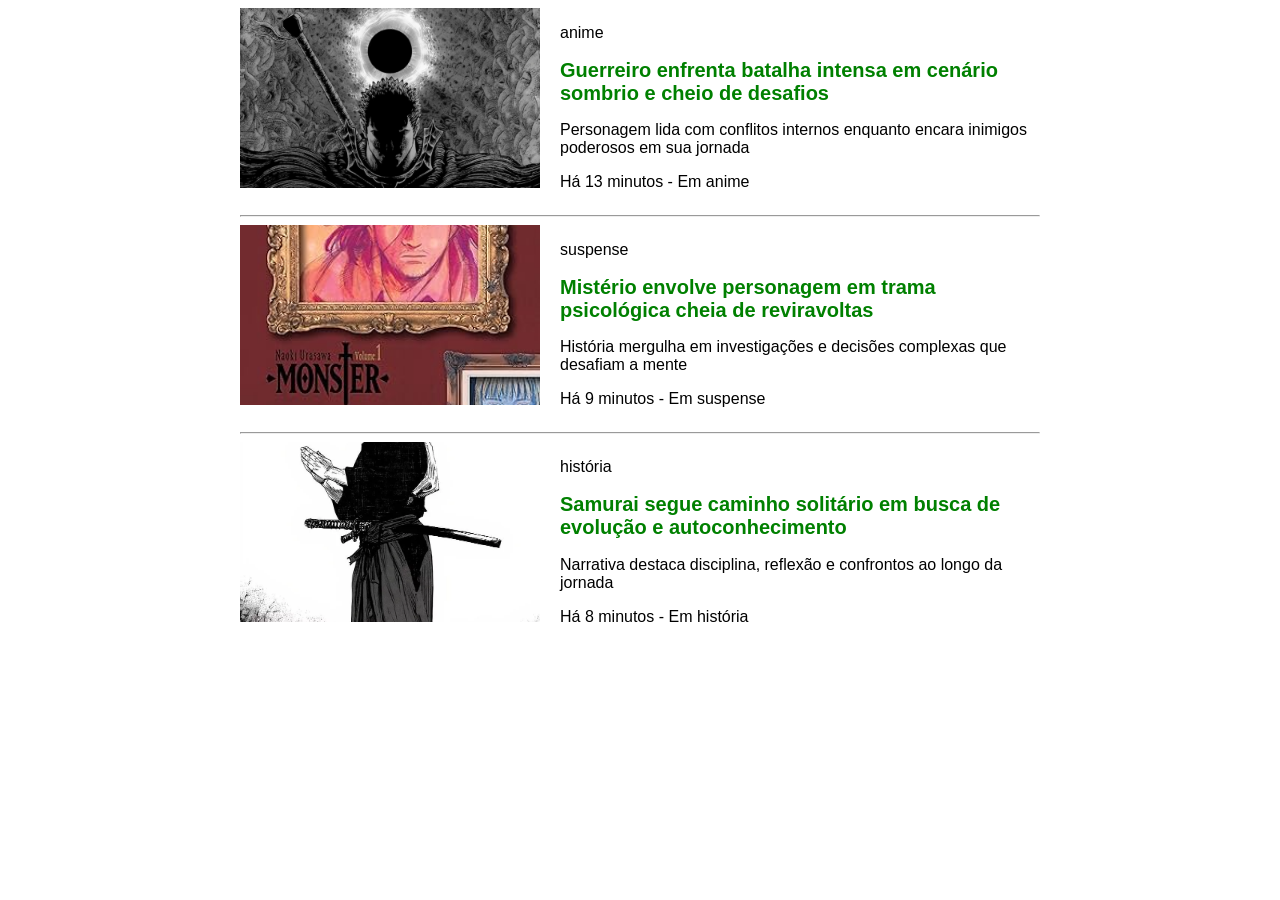
<file: Criação de layouts usando flexbox/Noticias/src/index.html>
<!DOCTYPE html>
<html lang="en">

<head>
    <meta charset="UTF-8">
    <meta name="viewport" content="width=device-width, initial-scale=1.0">
    <link rel="stylesheet" href="../css/index.css">
    <title>Noticias</title>
</head>

<body>
    <main>
        <section class="section1">
            <div class="div-img">
                <img src="../img/guts.jpg" alt="">
            </div>
            <div class="div-section1">
                <p>anime</p>
                <h1>Guerreiro enfrenta batalha intensa em cenário sombrio e cheio de desafios</h1>
                <p>Personagem lida com conflitos internos enquanto encara inimigos poderosos em sua jornada</p>
                <p>Há 13 minutos - Em anime</p>
            </div>
        </section>

        <hr>

        <section class="section2">
            <div class="div-img">
                <img src="../img/monster.jpg" alt="">
            </div>
            <div class="div-section2">
                <p>suspense</p>
                <h1>Mistério envolve personagem em trama psicológica cheia de reviravoltas</h1>
                <p>História mergulha em investigações e decisões complexas que desafiam a mente</p>
                <p>Há 9 minutos - Em suspense</p>
            </div>
        </section>

        <hr>

        <section class="section3">
            <div class="div-img">
                <img src="../img/vagabond.jpeg" alt="">
            </div>

            <div class="div-section3">
                <p>história</p>
                <h1>Samurai segue caminho solitário em busca de evolução e autoconhecimento</h1>
                <p>Narrativa destaca disciplina, reflexão e confrontos ao longo da jornada</p>
                <p>Há 8 minutos - Em história</p>
            </div>
        </section>
    </main>
</body>

</html>
</file>
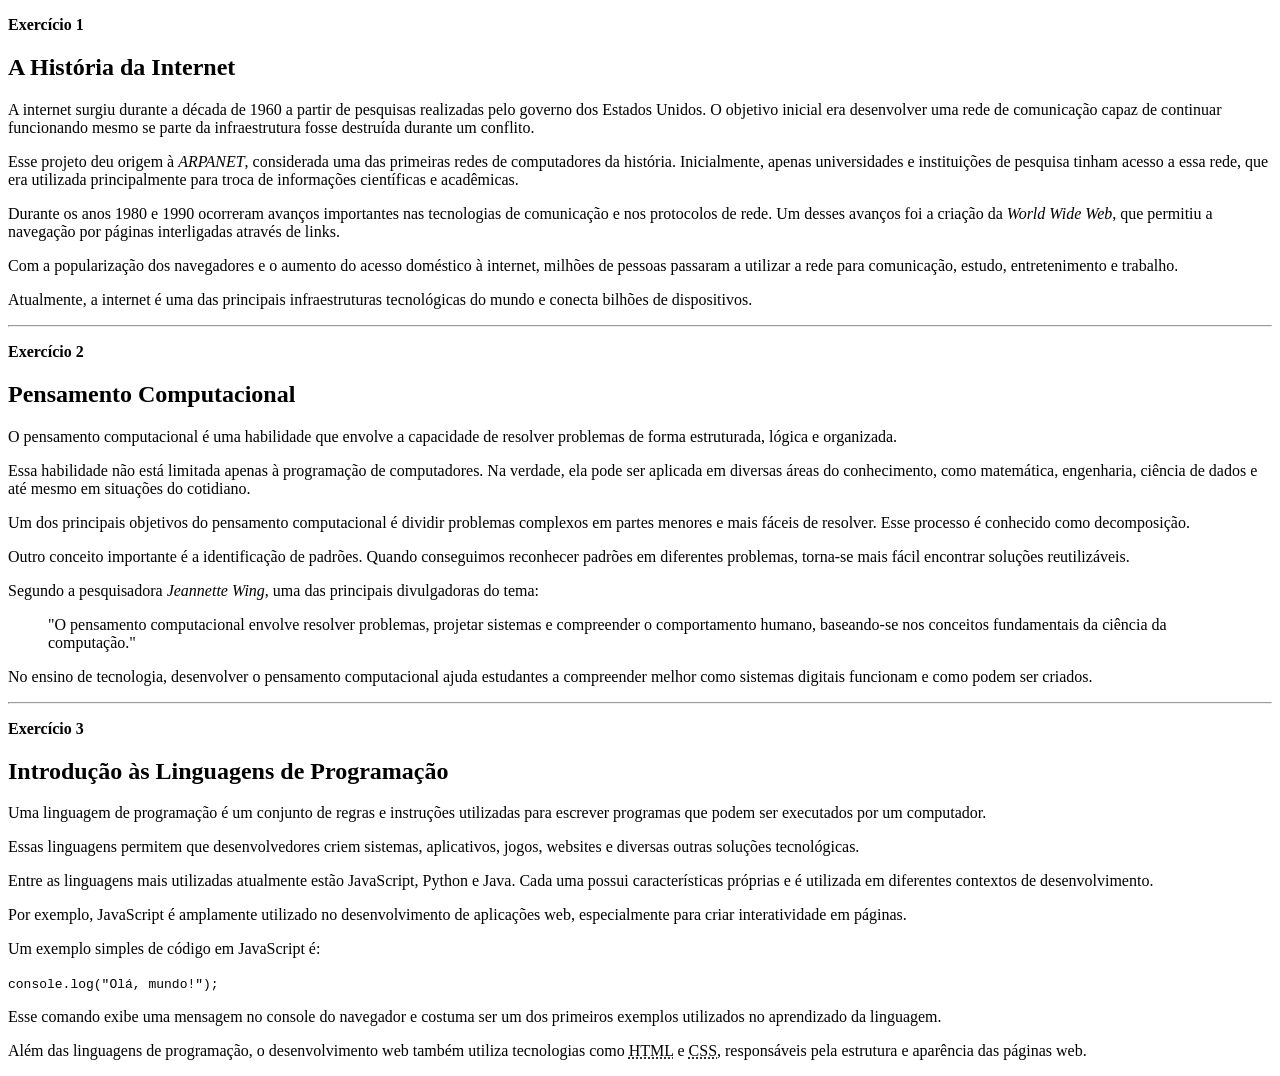
<file: internet.html>
<!DOCTYPE html>
<html lang="pt-br">

<head>
    <meta charset="UTF-8">
    <meta name="viewport" content="width=device-width, initial-scale=1.0">
    <title>Exercícios de HTML Semântico</title>
</head>

<body>

    <section>
        <p><strong>Exercício 1</strong></p>
        <h1>A História da Internet</h1>

        <p>A internet surgiu durante a década de 1960 a partir de pesquisas realizadas pelo governo dos Estados Unidos.
            O objetivo inicial era desenvolver uma rede de comunicação capaz de continuar funcionando mesmo se parte da
            infraestrutura fosse destruída durante um conflito.</p>

        <p>Esse projeto deu origem à <em>ARPANET</em>, considerada uma das primeiras redes de computadores da história.
            Inicialmente, apenas universidades e instituições de pesquisa tinham acesso a essa rede, que era utilizada
            principalmente para troca de informações científicas e acadêmicas.</p>

        <p>Durante os anos 1980 e 1990 ocorreram avanços importantes nas tecnologias de comunicação e nos protocolos de
            rede. Um desses avanços foi a criação da <em>World Wide Web</em>, que permitiu a navegação por páginas
            interligadas através de links.</p>

        <p>Com a popularização dos navegadores e o aumento do acesso doméstico à internet, milhões de pessoas passaram a
            utilizar a rede para comunicação, estudo, entretenimento e trabalho.</p>

        <p>Atualmente, a internet é uma das principais infraestruturas tecnológicas do mundo e conecta bilhões de
            dispositivos.</p>
    </section>

    <hr>

    <section>
        <p><strong>Exercício 2</strong></p>
        <h1>Pensamento Computacional</h1>

        <p>O pensamento computacional é uma habilidade que envolve a capacidade de resolver problemas de forma
            estruturada, lógica e organizada.</p>

        <p>Essa habilidade não está limitada apenas à programação de computadores. Na verdade, ela pode ser aplicada em
            diversas áreas do conhecimento, como matemática, engenharia, ciência de dados e até mesmo em situações do
            cotidiano.</p>

        <p>Um dos principais objetivos do pensamento computacional é dividir problemas complexos em partes menores e
            mais fáceis de resolver. Esse processo é conhecido como decomposição.</p>

        <p>Outro conceito importante é a identificação de padrões. Quando conseguimos reconhecer padrões em diferentes
            problemas, torna-se mais fácil encontrar soluções reutilizáveis.</p>

        <p>Segundo a pesquisadora <cite>Jeannette Wing</cite>, uma das principais divulgadoras do tema:</p>

        <blockquote cite="Jeannette Wing">
            "O pensamento computacional envolve resolver problemas, projetar sistemas e compreender o comportamento
            humano, baseando-se nos conceitos fundamentais da ciência da computação."
        </blockquote>

        <p>No ensino de tecnologia, desenvolver o pensamento computacional ajuda estudantes a compreender melhor como
            sistemas digitais funcionam e como podem ser criados.</p>
    </section>

    <hr>

    <section>
        <p><strong>Exercício 3</strong></p>
        <h1>Introdução às Linguagens de Programação</h1>

        <p>Uma linguagem de programação é um conjunto de regras e instruções utilizadas para escrever programas que
            podem ser executados por um computador.</p>

        <p>Essas linguagens permitem que desenvolvedores criem sistemas, aplicativos, jogos, websites e diversas outras
            soluções tecnológicas.</p>

        <p>Entre as linguagens mais utilizadas atualmente estão JavaScript, Python e Java. Cada uma possui
            características próprias e é utilizada em diferentes contextos de desenvolvimento.</p>

        <p>Por exemplo, JavaScript é amplamente utilizado no desenvolvimento de aplicações web, especialmente para criar
            interatividade em páginas.</p>

        <p>Um exemplo simples de código em JavaScript é:</p>

        <code>
console.log("Olá, mundo!");
</code>


        <p>Esse comando exibe uma mensagem no console do navegador e costuma ser um dos primeiros exemplos utilizados no
            aprendizado da linguagem.</p>

        <p>Além das linguagens de programação, o desenvolvimento web também utiliza tecnologias como <abbr
                title="HyperText Markup Language">HTML</abbr> e <abbr title="Cascading Style Sheets">CSS</abbr>,
            responsáveis pela estrutura e aparência das páginas web.</p>
    </section>

</body>

</html>
</file>
<file: Criação de layouts usando flexbox/dropbox/css/header.css>
header {
  /* height: 100px; */
  /* background-color: red; */
}

.h1-logo {
  font-size: 20px;
  cursor: pointer;
}

nav {
  display: flex;
  justify-content: space-between;
  margin: 10px;
  align-items: center;
}

ul {
  display: flex;
  align-items: center;
}

li {
  list-style-type: none;
  margin-right: 30px;
  cursor: pointer;
}

.comecar-agora {
  padding: 10px;
  background-color: rgb(0, 89, 255);
  border: none;
  color: white;
  border-radius: 10px;
  cursor: pointer;
  font-size: 15px;
  font-weight: bold;
}

.logo-texto {
  display: flex;
  align-items: center;
}

.logo {
  width: 50px;
  height: 50px;
  cursor: pointer;
}
</file>
<file: Criação de layouts usando flexbox/dropbox/css/global.css>
* {
  margin: 0;
  padding: 0;
  font-family: "Inter", sans-serif;
}

html,
body {
  height: 100%;
  /* background-color: red; */
}
</file>
<file: Criação de layouts usando flexbox/dropbox/css/section.css>
main {
  display: grid;
  grid-template-columns: 1fr 1fr;
  height: 100vh;
}

h1 {
  margin-bottom: 20px;
}

.section1 h1,
p {
  color: white;
}

.section1 h1 {
  margin-bottom: 20px;
  font-size: 45px;
  font-weight: lighter;
}

.section1-texto {
  width: 500px;
}

.section1-paragrafo {
  width: 540px;
}

.video-dropbox {
  width: 100%;
  height: 100%;
  object-fit: cover;
}

.section1 {
  background-color: rgb(51, 51, 51);
  padding: 30px;
  height: 100%;
}

.segundo-paragrafo {
  margin-top: 20px;
}

span {
  text-decoration: underline;
  cursor: pointer;
}

.terceiro-paragrafo {
  display: flex;
  align-items: center;
  background-color: rgb(57, 132, 255);
  border-radius: 10px;
  padding: 20px 20px;
  margin-top: 20px;
  width: 430px;
  cursor: pointer;
}

.botao-azul {
  text-align: center;
  font-weight: bold;
  color: black;
  align-items: start;
  margin-right: 10px;
}

.quarto-paragrafo {
  margin-top: 20px;
  display: flex;
  color: white;
}

.quarto-paragrafo svg {
  margin-left: 10px;
  cursor: pointer;
}
</file>
<file: Criação de layouts usando flexbox/Dribble/css/header.css>
nav {
  display: flex;
  justify-content: space-between;
}

ul {
  display: flex;
  align-items: center;
}

.logo {
  margin-left: 20px;
  margin-right: 20px;
  cursor: pointer;
}

.lupa {
  background-color: rgb(255, 120, 143);
  padding: 5px;
  border-radius: 20px;
  cursor: pointer;
}

header li {
  list-style: none;
  margin-right: 30px;
  display: flex;
  align-items: center;
  font-weight: bold;
  cursor: pointer;
}

.barra-pesquisa {
  background-color: rgb(231, 231, 231);
  padding: 10px;
  border-radius: 30px;
}

.pesquisa {
  display: flex;
  align-items: center;
}

.pesquisa svg {
  color: white;
}

input {
  background-color: transparent;
  border: none;
  margin-right: 100px;
  padding-left: 10px;
  cursor: pointer;
}

.shots {
  display: flex;
  margin-right: 10px;
  align-items: center;
  cursor: pointer;
}

.shots p {
  font-size: 14px;
}

.shots svg {
  color: black;
}

.header-botoes {
  padding: 10px;
}

.header-botoes button {
  padding: 15px;
  border: none;
  border-radius: 30px;
}

.sign {
  background-color: transparent;
  font-weight: bold;
  cursor: pointer;
}

.log {
  background-color: black;
  color: white;
  width: 80px;
  cursor: pointer;
}
</file>
<file: Criação de layouts usando flexbox/Dribble/css/global.css>
* {
  margin: 0;
  padding: 0;
  font-family: "Inter", sans-serif;
}
</file>
<file: Criação de layouts usando flexbox/Dribble/css/section1.css>
.section1 {
  margin-top: 50px;
}

.section1 ul {
  display: flex;
  justify-content: space-around;
  align-items: center;
  width: 100%;
  list-style: none;
}

.menu-centro {
  display: flex;
  gap: 20px;
  font-weight: bold;
}

.menu-centro span {
  padding: 10px;
  border-radius: 20px;
  transition:
    background-color 0.2s,
    color 0.2s;
  cursor: pointer;
}

.menu-centro span:hover {
  background-color: gray;
  color: white;
}

#opcoes {
  padding: 10px;
  border-radius: 10px;
  cursor: pointer;
}

.li-filtros {
  display: flex;
  border: solid;
  padding: 10px;
  border-radius: 30px;
  border-width: 1px;
  align-items: center;
  cursor: pointer;
}

.li-filtros svg {
  margin-right: 5px;
  margin-left: 5px;
}

.li-filtros p {
  margin-right: 5px;
}
</file>
<file: Criação de layouts usando flexbox/Dribble/css/section2.css>
.section2 {
  display: grid;
  grid-template-columns: repeat(4, 1fr);
  margin-top: 20px;
  gap: 20px;
  padding: 45px;
}

.card-principal {
  width: 100%;
}

.card {
  width: 100%;
  height: 200px;
  background-color: gray;
  border-radius: 10px;
}

img {
  width: 100%;
  height: 200px;
  border-radius: 10px;
  object-fit: cover;
}

.parte-de-baixo-do-card {
  display: flex;
  justify-content: space-between;
}

.bolinha-e-texto {
  display: flex;
  align-items: center;
}

.bolinha {
  width: 30px;
  height: 30px;
  background-color: gray;
  border-radius: 30px;
  margin-right: 5px;
}

.bolinha img {
  width: 30px;
  height: 30px;
  border-radius: 30px;
  cursor: pointer;
}

.section2 svg {
  width: 20px;
  cursor: pointer;
}

.like-visualizacao {
  display: flex;
  align-items: center;
}

.like-visualizacao p {
  margin-right: 10px;
  font-size: 10px;
}
</file>
<file: Criação de layouts usando flexbox/Figma/css/header.css>
header {
  padding: 10px;
  box-shadow: 0px 0px 1px rgba(0, 0, 0, 0.3);
}

nav {
  display: flex;
  align-items: center;
  justify-content: space-between;
  margin-right: 50px;
  margin-left: 50px;
}

ul {
  display: flex;
  align-items: center;
}

li {
  list-style-type: none;
  margin-right: 20px;
  display: flex;
  cursor: pointer;
}

.logo {
  width: 50px;
}

button {
  cursor: pointer;
  font-size: 15px;
}

.entrar {
  background-color: transparent;
  border: 2px solid black;
  padding: 5px 15px;
  border: none;
}

.equipe {
  border: none;
  padding: 15px 15px;
  border-radius: 10px;
  background-color: white;
  border-color: black;
  border: solid;
  border-width: 2px;
}

.comece {
  border: none;
  padding: 15px 15px;
  border-radius: 10px;
  background-color: black;
  color: white;
  border: solid;
  border-width: 2px;
}
</file>
<file: Criação de layouts usando flexbox/Figma/css/section.css>
main {
  display: grid;
  grid-template-columns: 1fr 1fr;
}

img {
  width: 100%;
  height: 100%;
  object-fit: cover;
}

.section1 {
  padding: 30px;
}

h1 {
  font-size: 70px;
  font-weight: lighter;
}

p {
  margin-top: 20px;
  margin-bottom: 20px;
  font-size: 20px;
}

.section2-elementos {
  width: 490px;
}
</file>
<file: Criação de layouts usando flexbox/Figma/css/global.css>
* {
  margin: 0;
  padding: 0;
}
body {
  font-family: "Inter", sans-serif;
}
</file>
<file: Criação de layouts usando flexbox/GitHub/css/global.css>
* {
  margin: 0;
  padding: 0;
}

body {
  background-color: rgb(34, 0, 184);
  font-family: sans-serif;
}

p {
  color: white;
}
</file>
<file: Criação de layouts usando flexbox/GitHub/css/header.css>
header {
  margin: 20px;
}

nav {
  display: flex;
  justify-content: space-between;
  align-items: center;
}

ul {
  display: flex;
  /* align-items: center; */
}

li {
  list-style-type: none;
  margin-right: 20px;
  align-items: center;
  display: flex;
  color: white;
}

.header-botoes {
  display: flex;
}

.header-botoes svg {
  background: rgba(255, 255, 255, 0.15);
  border: 1px solid rgba(255, 255, 255, 0.3);
  border-radius: 12px;
  backdrop-filter: blur(10px);
  -webkit-backdrop-filter: blur(10px);
  box-shadow: 0 4px 30px rgba(0, 0, 0, 0.1);
  padding: 5px;
  color: white;
}

.entrar {
  background-color: transparent;
  border: 2px solid black;
  padding: 5px 15px;
  border: none;
  color: white;
}

.criar {
  border: solid;
  border-radius: 5px;
  border-width: 1px;
  padding: 10px;
  background-color: transparent;
  color: white;
}
</file>
<file: Criação de layouts usando flexbox/GitHub/css/section.css>
/* main {
  margin: auto;
} */

.section1 {
  width: 1300px;
  display: flex;
  flex-direction: column;
  margin: auto;
  text-align: center;
  justify-content: center;
}

.section1 .texto-principal {
  width: 1200px;
  margin: auto;
  margin-top: 30px;
  margin-bottom: 30px;
}

.texto-principal {
  font-size: 70px;
  width: 2000px;
}

.section1 .texto-secundario {
  font-size: 20px;
  width: 600px;
  margin: auto;
}

.section2 {
  text-align: center;
  margin-top: 20px;
  display: flex;
  justify-content: center;
  align-items: center;
  margin-top: 40px;
}

.input-section2 {
  background-color: white;
  border-radius: 5px;
  padding: 3px;
  margin-right: 10px;
}

input {
  border: none;
  padding-left: 10px;
  width: 200px;
  height: 40px;
}

.input-section2 button {
  background-color: rgb(4, 163, 4);
  color: white;
  border: none;
  padding: 10px;
  border-radius: 5px;
}

.botao-section2 button {
  background-color: rgb(46, 46, 46);
  color: white;
  border: solid;
  border-color: white;
  border-radius: 8px;
  width: 350px;
  height: 50px;
  font-size: 17px;
  border-width: 2px;
}
</file>
<file: Criação de layouts usando flexbox/Netflix/css/global.css>
* {
  margin: 0;
  padding: 0;
}

body {
  background-color: black;
  font-family: sans-serif;
}
</file>
<file: Criação de layouts usando flexbox/Netflix/css/section.css>
.section1 {
  padding: 20px;
  display: flex;
  justify-self: center;
  flex-direction: column;
}

.section2 {
  padding: 20px;
  display: flex;
  justify-self: center;
  flex-direction: column;
}

.cards {
  width: 150px;
  height: 200px;
  /* background-color: gray; */
  margin-right: 25px;
}

.cards-em-alta {
  display: flex;
  justify-content: space-around;
  width: 1000px;
  position: relative;
}

h1 {
  color: white;
  margin-bottom: 20px;
  font-size: 20px;
}

img {
  width: 100%;
  height: 100%;
  object-fit: cover;
  border-radius: 10px;
}

img:hover {
  transform: scale(1.1);
  transition: all 0.3s ease;
}

.cards-2 {
  width: 400px;
  height: 160px;
  background-color: rgb(38, 37, 139);
  margin-right: 15px;
  border-radius: 10px;
  padding-left: 10px;
  padding-top: 20px;
}

.cards-2 h1 {
  margin-bottom: 10px;
}

.cards-2 h1 {
  font-size: 18px;
}

.cards-2 p {
  font-size: 13px;
  color: rgb(92, 92, 92);
}
</file>
<file: Criação de layouts usando flexbox/Noticias/css/index.css>
body {
  font-family: sans-serif;
}

.div-img {
  width: 300px;
  height: 180px;
  margin-right: 20px;
  flex-shrink: 0;
}

img {
  width: 100%;
  height: 100%;
  background-color: red;
  object-fit: cover;
}

section {
  display: flex;
}

h1 {
  font-size: 20px;
  color: green;
}

main {
  max-width: 800px;
  margin: auto;
}
</file>
